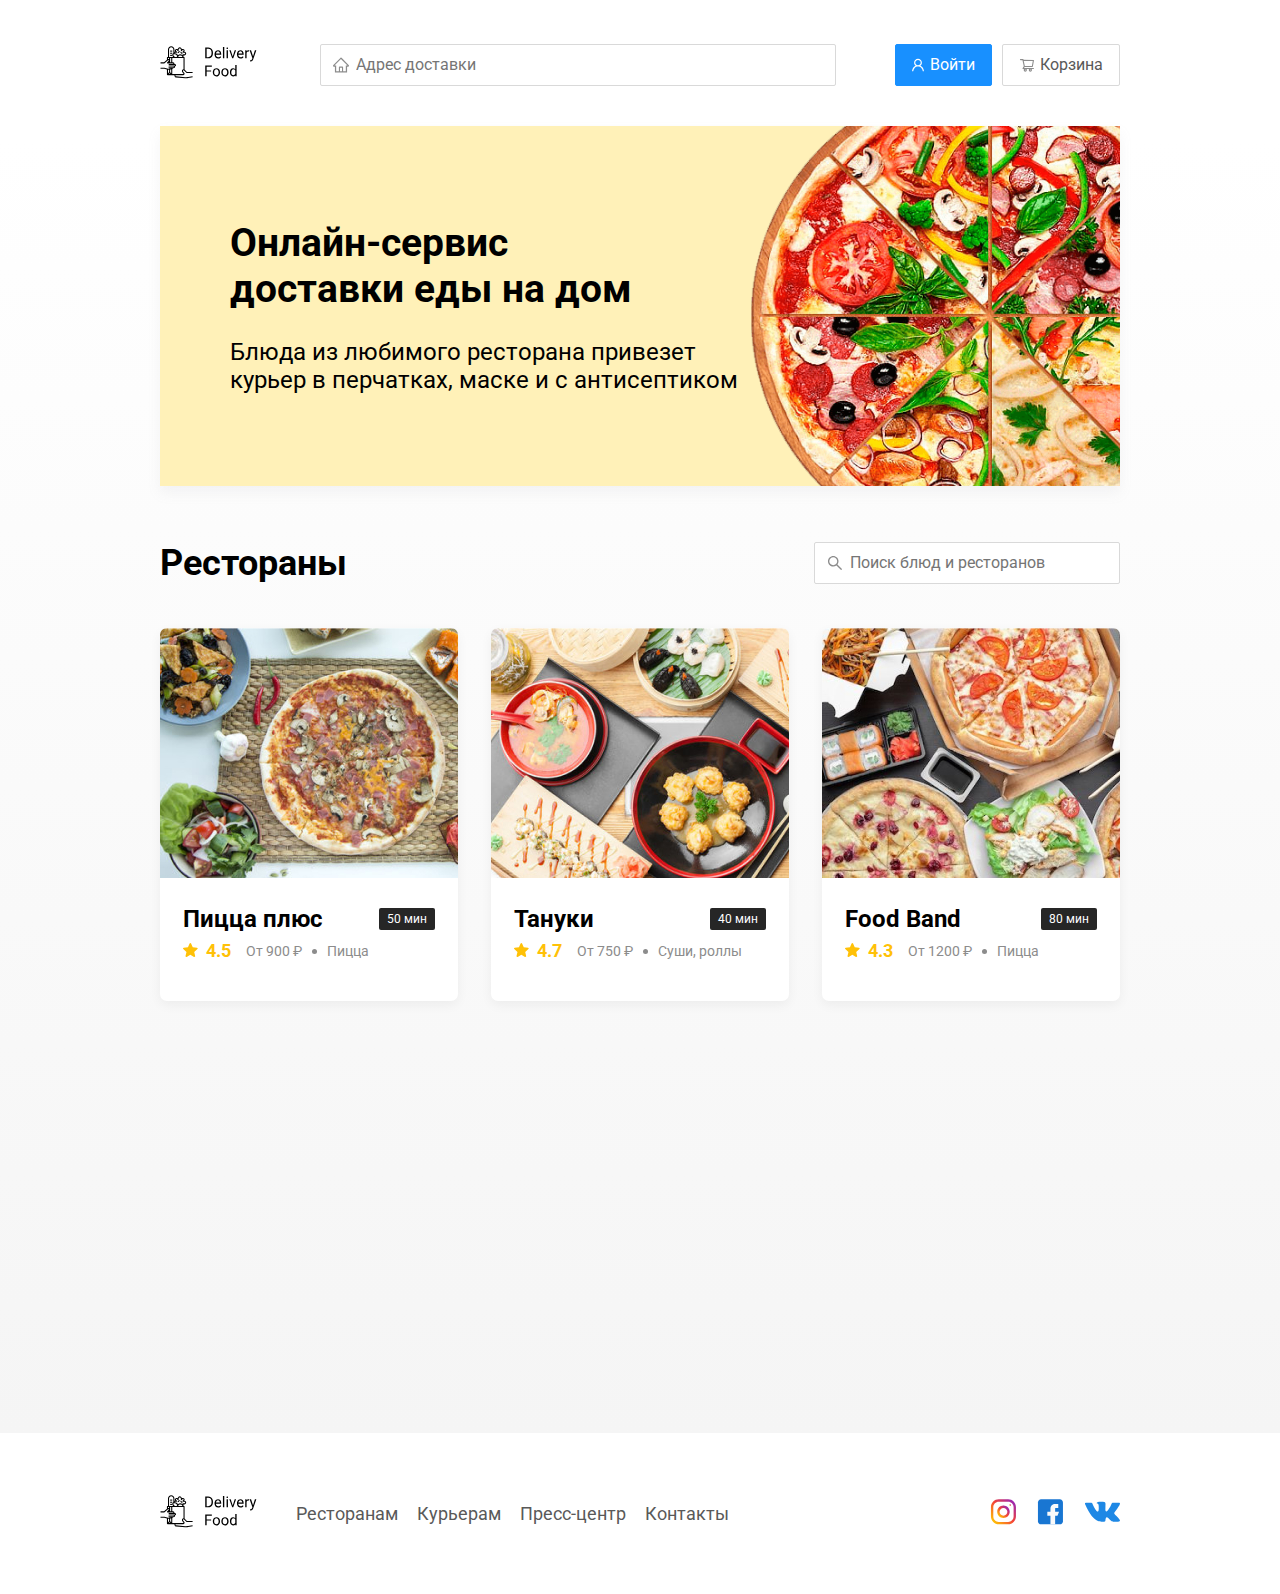
<file: index.html>
<!DOCTYPE html>
<html lang="ru">
<head>
	<meta charset="utf-8">
	<meta name="viewport" content="width=device-width, initial-scale=1.0">
	<title>Delivery Food - Доставка еды на дом</title>
	<link href="https://fonts.googleapis.com/css?family=Roboto:400,700&display=swap&subset=cyrillic" rel="stylesheet">
	<link rel="stylesheet" type="text/css" href="css/normalize.css">
	<link rel="stylesheet" type="text/css" href="css/animate.css">
	<link rel="stylesheet" type="text/css" href="css/style.css">
</head>
<body>
	<div class="container">
		
	<header class="header">
		<a href="index.html"><img src="img/logo.svg" alt="Logo" class="logo "></a>
		<input type="" name="" class="input input-adress" placeholder="Адрес доставки">
		<div class="buttons">
			<button class="button button-primary"><img src="img/user.svg" alt="user" class="button-icon"><span class="button-text">Войти</span></button>
			<button class="button" id="cart-button"><img src="img/shopping-cart.svg" alt="shopping-cart" class="button-icon"><span class="button-text">Корзина</span></button>
		</div>
	</header>
	</div>

	<main class="main">
		<div class="container">
			<section class="promo">
		<h1 class="promo-title">Онлайн-сервис <br> доставки еды на дом</h1>
		<p class="promo-text"> Блюда из любимого ресторана привезет курьер в перчатках, маске и с антисептиком</p>
	</section>

	<section class="restaurants">
		<div class="section-heading">
			<h2 class="section-title">Рестораны</h2>
			<input type="text" name="" class="input input-search" placeholder="Поиск блюд и ресторанов">
		</div>

		<div class="cards">
			
			<a href="pizzaplus.html" class="card wow fadeInUp" data-wow-delay="0.2s">
				<img src="img/image-1.jpg" alt="image-1" class="card-image">
				<div class="card-text">
					<div class="card-heading">
						<h3 class="card-title">Пицца плюс</h3>
						<span class="card-tag tag">50 мин</span>
					</div>
					<div class="card-info">
						<div class="rating"><img src="img/rating.svg" alt="rating" class="rating-stare">4.5</div>
						<div class="price">От 900 ₽</div>
						<div class="category">Пицца</div>
					</div>
				</div>
			</a>

			<a href="tanyki.html" class="card wow fadeInUp" data-wow-delay="0.4s">
				<img src="img/image-2.jpg" alt="image-1" class="card-image">
				<div class="card-text">
					<div class="card-heading">
						<h3 class="card-title">Тануки </h3>
						<span class="card-tag tag">40 мин</span>
					</div>
					<div class="card-info">
						<div class="rating"><img src="img/rating.svg" alt="rating" class="rating-stare">4.7</div>
						<div class="price">От 750 ₽</div>
						<div class="category">Суши, роллы</div>
					</div>
				</div>
			</a>

			<a href="foodband.html" class="card wow fadeInUp" data-wow-delay="0.6s">
				<img src="img/image-3.jpg" alt="image-1" class="card-image">
				<div class="card-text">
					<div class="card-heading">
						<h3 class="card-title">Food Band</h3>
						<span class="card-tag tag">80 мин</span>
					</div>
					<div class="card-info">
						<div class="rating"><img src="img/rating.svg" alt="rating" class="rating-stare">4.3</div>
						<div class="price">От 1200 ₽</div>
						<div class="category">Пицца</div>
					</div>
				</div>
			</a>

			<a href="gadinapizza.html" class="card wow fadeInUp" data-wow-delay="0.2s">
				<img src="img/image-4.jpg" alt="image-1" class="card-image">
				<div class="card-text">
					<div class="card-heading">
						<h3 class="card-title">Жадина-пицца</h3>
						<span class="card-tag tag">60 мин</span>
					</div>
					<div class="card-info">
						<div class="rating"><img src="img/rating.svg" alt="rating" class="rating-stare">4.6</div>
						<div class="price">От 1100 ₽</div>
						<div class="category">Пицца, суши</div>
					</div>
				</div>
			</a>

			<a href="tochkaedy.html" class="card wow fadeInUp" data-wow-delay="0.4s">
				<img src="img/image-5.jpg" alt="image-1" class="card-image">
				<div class="card-text">
					<div class="card-heading">
						<h3 class="card-title">Точка еды</h3>
						<span class="card-tag tag">50 мин</span>
					</div>
					<div class="card-info">
						<div class="rating"><img src="img/rating.svg" alt="rating" class="rating-stare">4.5</div>
						<div class="price">От 1100 ₽</div>
						<div class="category">Пица, суши</div>
					</div>
				</div>
			</a href="restaurant.html">

			<a href="pizzaburger.html" class="card wow fadeInUp" data-wow-delay="0.6s">
				<img src="img/image-6.jpg" alt="image-1" class="card-image">
				<div class="card-text">
					<div class="card-heading">
						<h3 class="card-title">PizzaBurger</h3>
						<span class="card-tag tag">40 мин</span>
					</div>
					<div class="card-info">
						<div class="rating"><img src="img/rating.svg" alt="rating" class="rating-stare">4.3</div>
						<div class="price">От 850 ₽</div>
						<div class="category">Пицца</div>
					</div>
				</div>
			</a>

		</div>
		
	</section>
			
		</div>
		
	</main>

	<footer class="footer">
		<div class="container">
			<div class="footer-block">
				<a href="index.html"><img src="img/logo.svg" alt="Logo" class="logo footer-logo"></a>
				<nav class="footer-nav">
					<a href="#" class="footer-link">Ресторанам </a>
					<a href="#" class="footer-link">Курьерам</a>
					<a href="#" class="footer-link">Пресс-центр</a>
					<a href="#" class="footer-link">Контакты</a>
				</nav>
				<div class="social-links">
					<a href="#" class="social-link"><img src="img/instagram.svg" alt="instagram"> </a>
					<a href="#" class="social-link"><img src="img/facebook.svg" alt="facebook"> </a>
					<a href="#" class="social-link"><img src="img/vk.svg" alt="vk"> </a>
				</div>
				
			</div>
			
		</div>
		
	</footer>

	<div class="modal">
		<div class="modal-dialog">
			<div class="modal-header">
				<h3 class="modal-title">Корзина</h3>
				<button class="close">&times;</button>
			</div>

			<div class="modal-body">
				<div class="food-row">
					<span class="food-name">Ролл угорь стандарт</span>
					<strong class="food-price">250 ₽</strong>
					<div class="food-counter">
						<button class="counter-button">-</button>
						<span class="counter">1</span>
						<button class="counter-button">+</button>
					</div>
				</div>

				<div class="food-row">
					<span class="food-name">Ролл угорь стандарт</span>
					<strong class="food-price">250 ₽</strong>
					<div class="food-counter">
						<button class="counter-button">-</button>
						<span class="counter">1</span>
						<button class="counter-button">+</button>
					</div>
				</div>

				<div class="food-row">
					<span class="food-name">Ролл угорь стандарт</span>
					<strong class="food-price">250 ₽</strong>
					<div class="food-counter">
						<button class="counter-button">-</button>
						<span class="counter">1</span>
						<button class="counter-button">+</button>
					</div>
				</div>

				<div class="food-row">
					<span class="food-name">Ролл угорь стандарт</span>
					<strong class="food-price">250 ₽</strong>
					<div class="food-counter">
						<button class="counter-button">-</button>
						<span class="counter">1</span>
						<button class="counter-button">+</button>
					</div>
				</div>

				<div class="food-row">
					<span class="food-name">Ролл угорь стандарт</span>
					<strong class="food-price">250 ₽</strong>
					<div class="food-counter">
						<button class="counter-button">-</button>
						<span class="counter">1</span>
						<button class="counter-button">+</button>
					</div>
				</div>
			</div>

			<div class="modal-footer">
				<span class="pricetag">1250 ₽</span>
				<div class="footer-buttons">
					<button class="button button-primary"> Оформить заказ</button>
					<button class="button"> Отмена</button>
				</div>
			</div>
			
		</div>
		
	</div>

	<script type="text/javascript" src="js/wow.min.js"></script>
	<script type="text/javascript" src="js/main.js"></script>

</body>
</html>
</file>
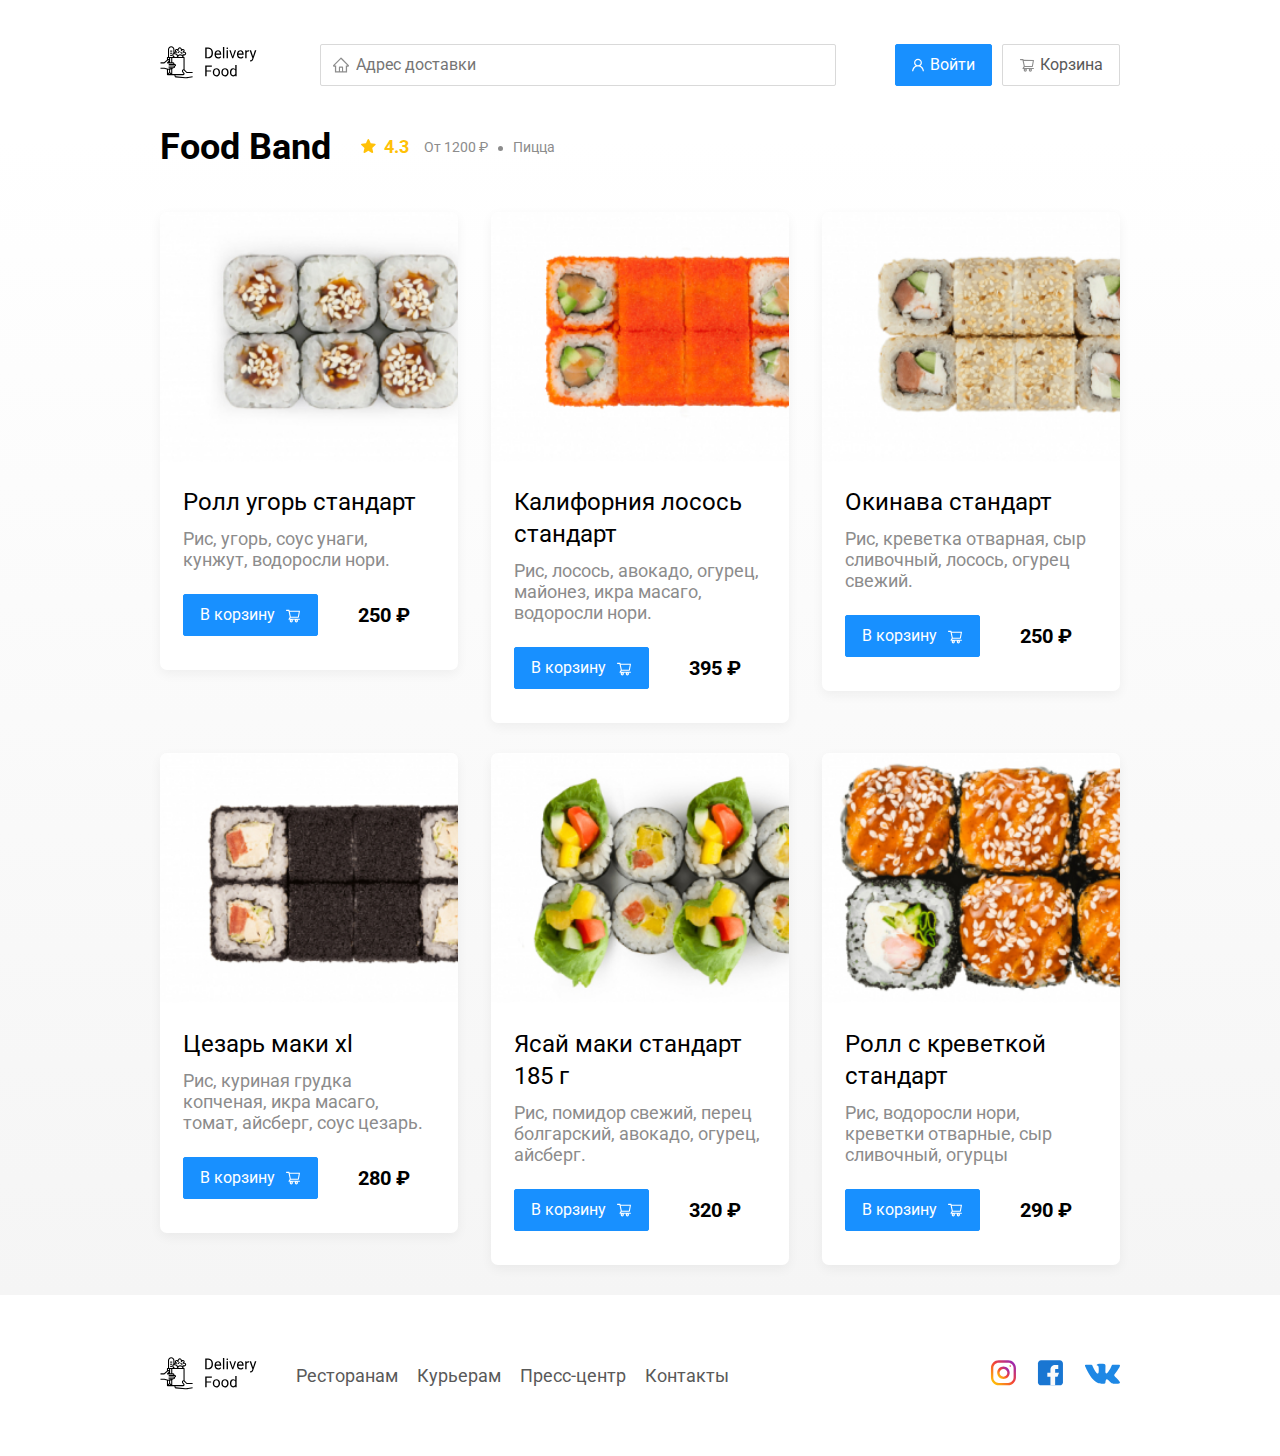
<file: foodband.html>
<!DOCTYPE html>
<html lang="ru">
<head>
	<meta charset="utf-8">
	<meta name="viewport" content="width=device-width, initial-scale=1.0">
	<title>Food Band - Доставка еды на дом</title>
	<link href="https://fonts.googleapis.com/css?family=Roboto:400,700&display=swap&subset=cyrillic" rel="stylesheet">
	<link rel="stylesheet" type="text/css" href="css/normalize.css">
	<link rel="stylesheet" type="text/css" href="css/style.css">
</head>
<body>
	<div class="container">
		
	<header class="header">
		<a href="index.html"><img src="img/logo.svg" alt="Logo" class="logo"></a>
		<input type="" name="" class="input input-adress" placeholder="Адрес доставки">
		<div class="buttons">
			<button class="button button-primary"><img src="img/user.svg" alt="user" class="button-icon"><span class="button-text">Войти</span></button>
			<button class="button" id="cart-button"><img src="img/shopping-cart.svg" alt="shopping-cart" class="button-icon"><span class="button-text">Корзина</span></button>
		</div>
	</header>
	</div>

	<main class="main">
		<div class="container">
			

	<section class="restaurants">
		<div class="section-heading">
			<h2 class="section-title">Food Band</h2>
			<div class="card-info">
						<div class="rating"><img src="img/rating.svg" alt="rating" class="rating-stare">4.3</div>
						<div class="price">От 1200 ₽</div>
						<div class="category">Пицца</div>
					</div>
		</div>

		<div class="cards">
			
			<div class="card">
				<img src="img/tanyki/tanyki-1.jpg" alt="image-1" class="card-image">
				<div class="card-text">
					<div class="card-heading">
						<h3 class="card-title card-title-reg">Ролл угорь стандарт</h3>
					</div>
					<div class="card-info">
						<div class="ingredients">Рис, угорь, соус унаги, кунжут, водоросли нори.</div>
					</div>
					<div class="card-buttons">
						<button class="button button-primary"><span class="button-card-text">В корзину</span>
						<img src="img/shopping-cart2.svg" alt="shopping-cart" class="button-card-images">
						</button>
						<strong class="card-price-bold">250 ₽</strong> 
					</div>
				</div>
			</div>

			<div class="card">
				<img src="img/tanyki/tanyki-2.jpg" alt="image-1" class="card-image">
				<div class="card-text">
					<div class="card-heading">
						<h3 class="card-title card-title-reg">Калифорния лосось стандарт</h3>
					</div>
					<div class="card-info">
						<div class="ingredients">Рис, лосось, авокадо, огурец, майонез, икра масаго, водоросли нори.</div>
					</div>
					<div class="card-buttons">
						<button class="button button-primary"><span class="button-card-text">В корзину</span>
						<img src="img/shopping-cart2.svg" alt="shopping-cart" class="button-card-images">
						</button>
						<strong class="card-price-bold">395 ₽</strong> 
					</div>
				</div>
			</div>

			<div class="card">
				<img src="img/tanyki/tanyki-3.jpg" alt="image-1" class="card-image">
				<div class="card-text">
					<div class="card-heading">
						<h3 class="card-title card-title-reg">Окинава стандарт</h3>
					</div>
					<div class="card-info">
						<div class="ingredients"> Рис, креветка отварная, сыр сливочный, лосось, огурец свежий.</div>
					</div>
					<div class="card-buttons">
						<button class="button button-primary"><span class="button-card-text">В корзину</span>
						<img src="img/shopping-cart2.svg" alt="shopping-cart" class="button-card-images">
						</button>
						<strong class="card-price-bold">250 ₽</strong> 
					</div>
				</div>
			</div>

			<div class="card">
				<img src="img/tanyki/tanyki-4.jpg" alt="image-1" class="card-image">
				<div class="card-text">
					<div class="card-heading">
						<h3 class="card-title card-title-reg">Цезарь маки хl</h3>
					</div>
					<div class="card-info">
						<div class="ingredients">Рис, куриная грудка копченая, икра масаго, томат, айсберг, соус цезарь.</div>
					</div>
					<div class="card-buttons">
						<button class="button button-primary"><span class="button-card-text">В корзину</span>
						<img src="img/shopping-cart2.svg" alt="shopping-cart" class="button-card-images">
						</button>
						<strong class="card-price-bold">280 ₽</strong> 
					</div>
				</div>
			</div>

			<div class="card">
				<img src="img/tanyki/tanyki-5.jpg" alt="image-1" class="card-image">
				<div class="card-text">
					<div class="card-heading">
						<h3 class="card-title card-title-reg">Ясай маки стандарт 185 г</h3>
					</div>
					<div class="card-info">
						<div class="ingredients">Рис, помидор свежий, перец болгарский, авокадо, огурец, айсберг.</div>
					</div>
					<div class="card-buttons">
						<button class="button button-primary"><span class="button-card-text">В корзину</span>
						<img src="img/shopping-cart2.svg" alt="shopping-cart" class="button-card-images">
						</button>
						<strong class="card-price-bold">320 ₽</strong> 
					</div>
				</div>
			</div>

			<div class="card">
				<img src="img/tanyki/tanyki-6.jpg" alt="image-1" class="card-image">
				<div class="card-text">
					<div class="card-heading">
						<h3 class="card-title card-title-reg">Ролл с креветкой стандарт</h3>
					</div>
					<div class="card-info">
						<div class="ingredients">Рис, водоросли нори, креветки отварные, сыр сливочный, огурцы</div>
					</div>
					<div class="card-buttons">
						<button class="button button-primary"><span class="button-card-text">В корзину</span>
						<img src="img/shopping-cart2.svg" alt="shopping-cart" class="button-card-images">
						</button>
						<strong class="card-price-bold">290 ₽</strong> 
					</div>
				</div>
			</div>

		</div>
		
	</section>
			
		</div>
		
	</main>

	<footer class="footer">
		<div class="container">
			<div class="footer-block">
				<a href="index.html"><img src="img/logo.svg" alt="Logo" class="logo footer-logo"></a>
				<nav class="footer-nav">
					<a href="#" class="footer-link">Ресторанам </a>
					<a href="#" class="footer-link">Курьерам</a>
					<a href="#" class="footer-link">Пресс-центр</a>
					<a href="#" class="footer-link">Контакты</a>
				</nav>
				<div class="social-links">
					<a href="#" class="social-link"><img src="img/instagram.svg" alt="instagram"> </a>
					<a href="#" class="social-link"><img src="img/facebook.svg" alt="facebook"> </a>
					<a href="#" class="social-link"><img src="img/vk.svg" alt="vk"> </a>
				</div>
				
			</div>
			
		</div>
		
	</footer>

	<div class="modal">
		<div class="modal-dialog">
			<div class="modal-header">
				<h3 class="modal-title">Корзина</h3>
				<button class="close">&times;</button>
			</div>

			<div class="modal-body">
				<div class="food-row">
					<span class="food-name">Ролл угорь стандарт</span>
					<strong class="food-price">250 ₽</strong>
					<div class="food-counter">
						<button class="counter-button">-</button>
						<span class="counter">1</span>
						<button class="counter-button">+</button>
					</div>
				</div>

				<div class="food-row">
					<span class="food-name">Ролл угорь стандарт</span>
					<strong class="food-price">250 ₽</strong>
					<div class="food-counter">
						<button class="counter-button">-</button>
						<span class="counter">1</span>
						<button class="counter-button">+</button>
					</div>
				</div>

				<div class="food-row">
					<span class="food-name">Ролл угорь стандарт</span>
					<strong class="food-price">250 ₽</strong>
					<div class="food-counter">
						<button class="counter-button">-</button>
						<span class="counter">1</span>
						<button class="counter-button">+</button>
					</div>
				</div>

				<div class="food-row">
					<span class="food-name">Ролл угорь стандарт</span>
					<strong class="food-price">250 ₽</strong>
					<div class="food-counter">
						<button class="counter-button">-</button>
						<span class="counter">1</span>
						<button class="counter-button">+</button>
					</div>
				</div>

				<div class="food-row">
					<span class="food-name">Ролл угорь стандарт</span>
					<strong class="food-price">250 ₽</strong>
					<div class="food-counter">
						<button class="counter-button">-</button>
						<span class="counter">1</span>
						<button class="counter-button">+</button>
					</div>
				</div>
			</div>

			<div class="modal-footer">
				<span class="pricetag">1250 ₽</span>
				<div class="footer-buttons">
					<button class="button button-primary"> Оформить заказ</button>
					<button class="button"> Отмена</button>
				</div>
			</div>
			
		</div>
		
	</div>

	<script type="text/javascript" src="js/main.js"></script>

</body>
</html>
</file>
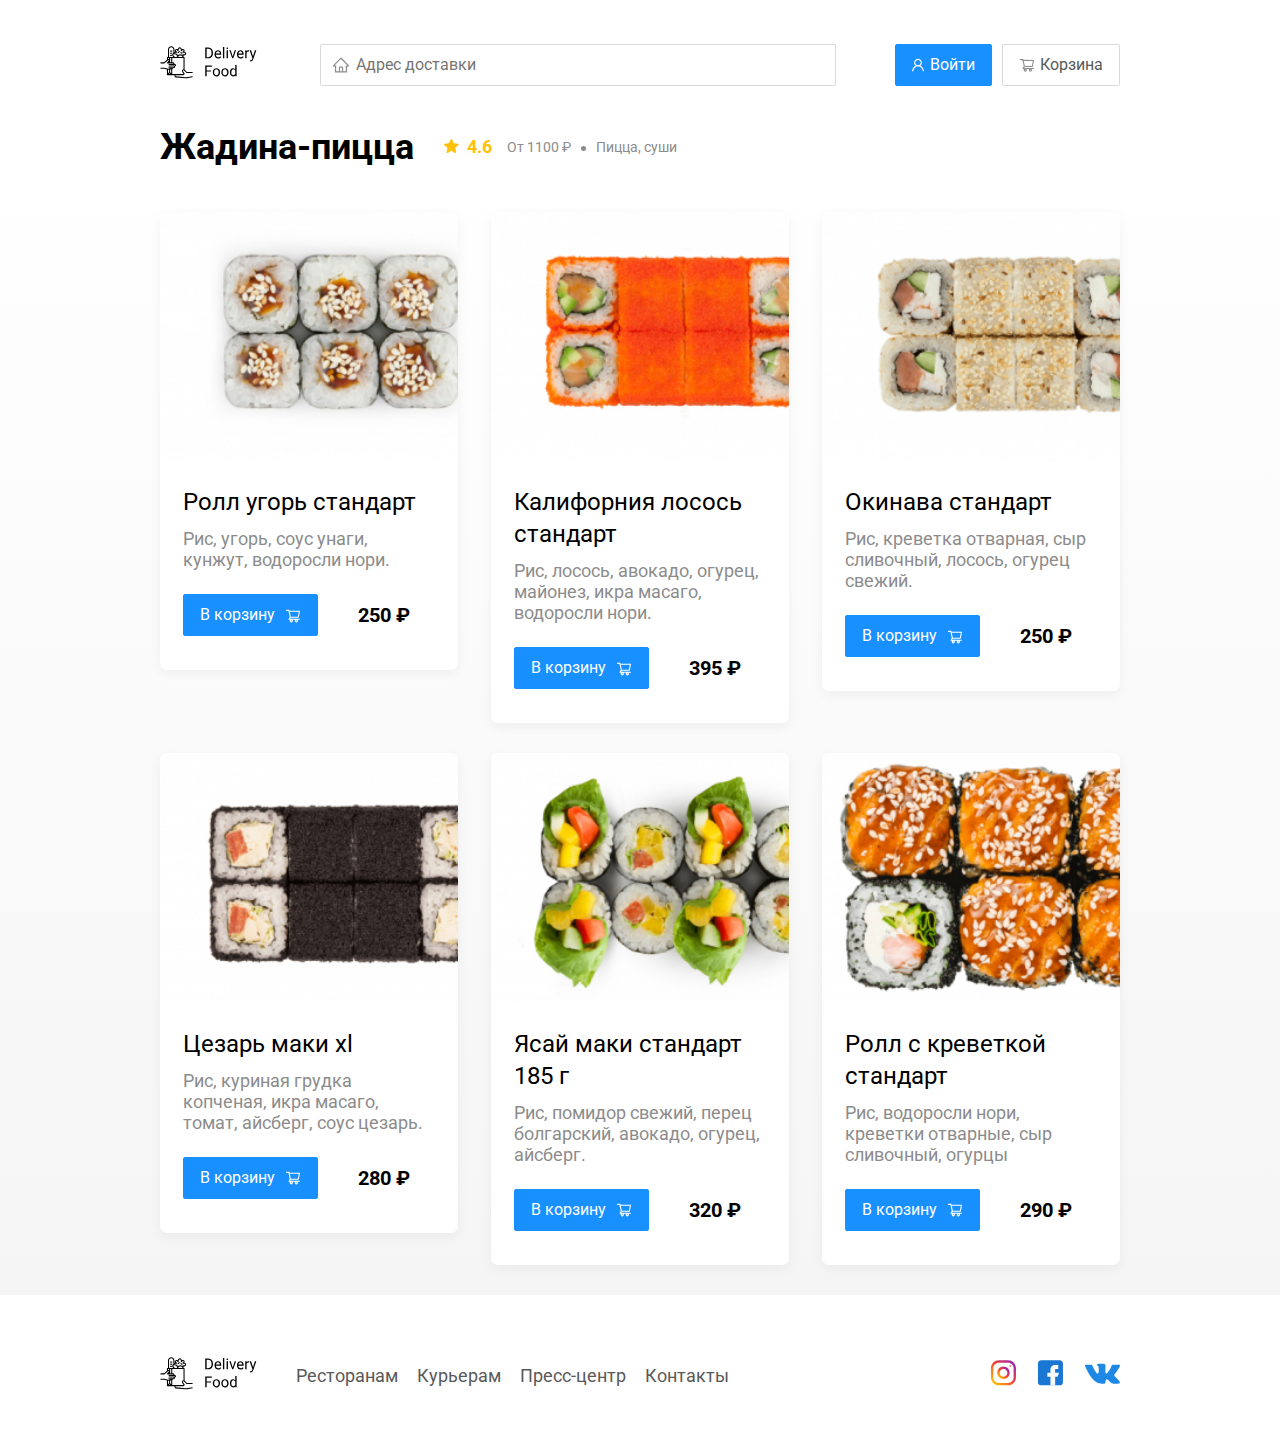
<file: gadinapizza.html>
<!DOCTYPE html>
<html lang="ru">
<head>
	<meta charset="utf-8">
	<meta name="viewport" content="width=device-width, initial-scale=1.0">
	<title>Жадина-пицца - Доставка еды на дом</title>
	<link href="https://fonts.googleapis.com/css?family=Roboto:400,700&display=swap&subset=cyrillic" rel="stylesheet">
	<link rel="stylesheet" type="text/css" href="css/normalize.css">
	<link rel="stylesheet" type="text/css" href="css/style.css">
</head>
<body>
	<div class="container">
		
	<header class="header">
		<a href="index.html"><img src="img/logo.svg" alt="Logo" class="logo"></a>
		<input type="" name="" class="input input-adress" placeholder="Адрес доставки">
		<div class="buttons">
			<button class="button button-primary"><img src="img/user.svg" alt="user" class="button-icon"><span class="button-text">Войти</span></button>
			<button class="button" id="cart-button"><img src="img/shopping-cart.svg" alt="shopping-cart" class="button-icon"><span class="button-text">Корзина</span></button>
		</div>
	</header>
	</div>

	<main class="main">
		<div class="container">
			

	<section class="restaurants">
		<div class="section-heading">
			<h2 class="section-title">Жадина-пицца</h2>
			<div class="card-info">
						<div class="rating"><img src="img/rating.svg" alt="rating" class="rating-stare">4.6</div>
						<div class="price">От 1100 ₽</div>
						<div class="category">Пицца, суши</div>
					</div>
		</div>

		<div class="cards">
			
			<div class="card">
				<img src="img/tanyki/tanyki-1.jpg" alt="image-1" class="card-image">
				<div class="card-text">
					<div class="card-heading">
						<h3 class="card-title card-title-reg">Ролл угорь стандарт</h3>
					</div>
					<div class="card-info">
						<div class="ingredients">Рис, угорь, соус унаги, кунжут, водоросли нори.</div>
					</div>
					<div class="card-buttons">
						<button class="button button-primary"><span class="button-card-text">В корзину</span>
						<img src="img/shopping-cart2.svg" alt="shopping-cart" class="button-card-images">
						</button>
						<strong class="card-price-bold">250 ₽</strong> 
					</div>
				</div>
			</div>

			<div class="card">
				<img src="img/tanyki/tanyki-2.jpg" alt="image-1" class="card-image">
				<div class="card-text">
					<div class="card-heading">
						<h3 class="card-title card-title-reg">Калифорния лосось стандарт</h3>
					</div>
					<div class="card-info">
						<div class="ingredients">Рис, лосось, авокадо, огурец, майонез, икра масаго, водоросли нори.</div>
					</div>
					<div class="card-buttons">
						<button class="button button-primary"><span class="button-card-text">В корзину</span>
						<img src="img/shopping-cart2.svg" alt="shopping-cart" class="button-card-images">
						</button>
						<strong class="card-price-bold">395 ₽</strong> 
					</div>
				</div>
			</div>

			<div class="card">
				<img src="img/tanyki/tanyki-3.jpg" alt="image-1" class="card-image">
				<div class="card-text">
					<div class="card-heading">
						<h3 class="card-title card-title-reg">Окинава стандарт</h3>
					</div>
					<div class="card-info">
						<div class="ingredients"> Рис, креветка отварная, сыр сливочный, лосось, огурец свежий.</div>
					</div>
					<div class="card-buttons">
						<button class="button button-primary"><span class="button-card-text">В корзину</span>
						<img src="img/shopping-cart2.svg" alt="shopping-cart" class="button-card-images">
						</button>
						<strong class="card-price-bold">250 ₽</strong> 
					</div>
				</div>
			</div>

			<div class="card">
				<img src="img/tanyki/tanyki-4.jpg" alt="image-1" class="card-image">
				<div class="card-text">
					<div class="card-heading">
						<h3 class="card-title card-title-reg">Цезарь маки хl</h3>
					</div>
					<div class="card-info">
						<div class="ingredients">Рис, куриная грудка копченая, икра масаго, томат, айсберг, соус цезарь.</div>
					</div>
					<div class="card-buttons">
						<button class="button button-primary"><span class="button-card-text">В корзину</span>
						<img src="img/shopping-cart2.svg" alt="shopping-cart" class="button-card-images">
						</button>
						<strong class="card-price-bold">280 ₽</strong> 
					</div>
				</div>
			</div>

			<div class="card">
				<img src="img/tanyki/tanyki-5.jpg" alt="image-1" class="card-image">
				<div class="card-text">
					<div class="card-heading">
						<h3 class="card-title card-title-reg">Ясай маки стандарт 185 г</h3>
					</div>
					<div class="card-info">
						<div class="ingredients">Рис, помидор свежий, перец болгарский, авокадо, огурец, айсберг.</div>
					</div>
					<div class="card-buttons">
						<button class="button button-primary"><span class="button-card-text">В корзину</span>
						<img src="img/shopping-cart2.svg" alt="shopping-cart" class="button-card-images">
						</button>
						<strong class="card-price-bold">320 ₽</strong> 
					</div>
				</div>
			</div>

			<div class="card">
				<img src="img/tanyki/tanyki-6.jpg" alt="image-1" class="card-image">
				<div class="card-text">
					<div class="card-heading">
						<h3 class="card-title card-title-reg">Ролл с креветкой стандарт</h3>
					</div>
					<div class="card-info">
						<div class="ingredients">Рис, водоросли нори, креветки отварные, сыр сливочный, огурцы</div>
					</div>
					<div class="card-buttons">
						<button class="button button-primary"><span class="button-card-text">В корзину</span>
						<img src="img/shopping-cart2.svg" alt="shopping-cart" class="button-card-images">
						</button>
						<strong class="card-price-bold">290 ₽</strong> 
					</div>
				</div>
			</div>

		</div>
		
	</section>
			
		</div>
		
	</main>

	<footer class="footer">
		<div class="container">
			<div class="footer-block">
				<a href="index.html"><img src="img/logo.svg" alt="Logo" class="logo footer-logo"></a>
				<nav class="footer-nav">
					<a href="#" class="footer-link">Ресторанам </a>
					<a href="#" class="footer-link">Курьерам</a>
					<a href="#" class="footer-link">Пресс-центр</a>
					<a href="#" class="footer-link">Контакты</a>
				</nav>
				<div class="social-links">
					<a href="#" class="social-link"><img src="img/instagram.svg" alt="instagram"> </a>
					<a href="#" class="social-link"><img src="img/facebook.svg" alt="facebook"> </a>
					<a href="#" class="social-link"><img src="img/vk.svg" alt="vk"> </a>
				</div>
				
			</div>
			
		</div>
		
	</footer>

	<div class="modal">
		<div class="modal-dialog">
			<div class="modal-header">
				<h3 class="modal-title">Корзина</h3>
				<button class="close">&times;</button>
			</div>

			<div class="modal-body">
				<div class="food-row">
					<span class="food-name">Ролл угорь стандарт</span>
					<strong class="food-price">250 ₽</strong>
					<div class="food-counter">
						<button class="counter-button">-</button>
						<span class="counter">1</span>
						<button class="counter-button">+</button>
					</div>
				</div>

				<div class="food-row">
					<span class="food-name">Ролл угорь стандарт</span>
					<strong class="food-price">250 ₽</strong>
					<div class="food-counter">
						<button class="counter-button">-</button>
						<span class="counter">1</span>
						<button class="counter-button">+</button>
					</div>
				</div>

				<div class="food-row">
					<span class="food-name">Ролл угорь стандарт</span>
					<strong class="food-price">250 ₽</strong>
					<div class="food-counter">
						<button class="counter-button">-</button>
						<span class="counter">1</span>
						<button class="counter-button">+</button>
					</div>
				</div>

				<div class="food-row">
					<span class="food-name">Ролл угорь стандарт</span>
					<strong class="food-price">250 ₽</strong>
					<div class="food-counter">
						<button class="counter-button">-</button>
						<span class="counter">1</span>
						<button class="counter-button">+</button>
					</div>
				</div>

				<div class="food-row">
					<span class="food-name">Ролл угорь стандарт</span>
					<strong class="food-price">250 ₽</strong>
					<div class="food-counter">
						<button class="counter-button">-</button>
						<span class="counter">1</span>
						<button class="counter-button">+</button>
					</div>
				</div>
			</div>

			<div class="modal-footer">
				<span class="pricetag">1250 ₽</span>
				<div class="footer-buttons">
					<button class="button button-primary"> Оформить заказ</button>
					<button class="button"> Отмена</button>
				</div>
			</div>
			
		</div>
		
	</div>

	<script type="text/javascript" src="js/main.js"></script>

</body>
</html>
</file>
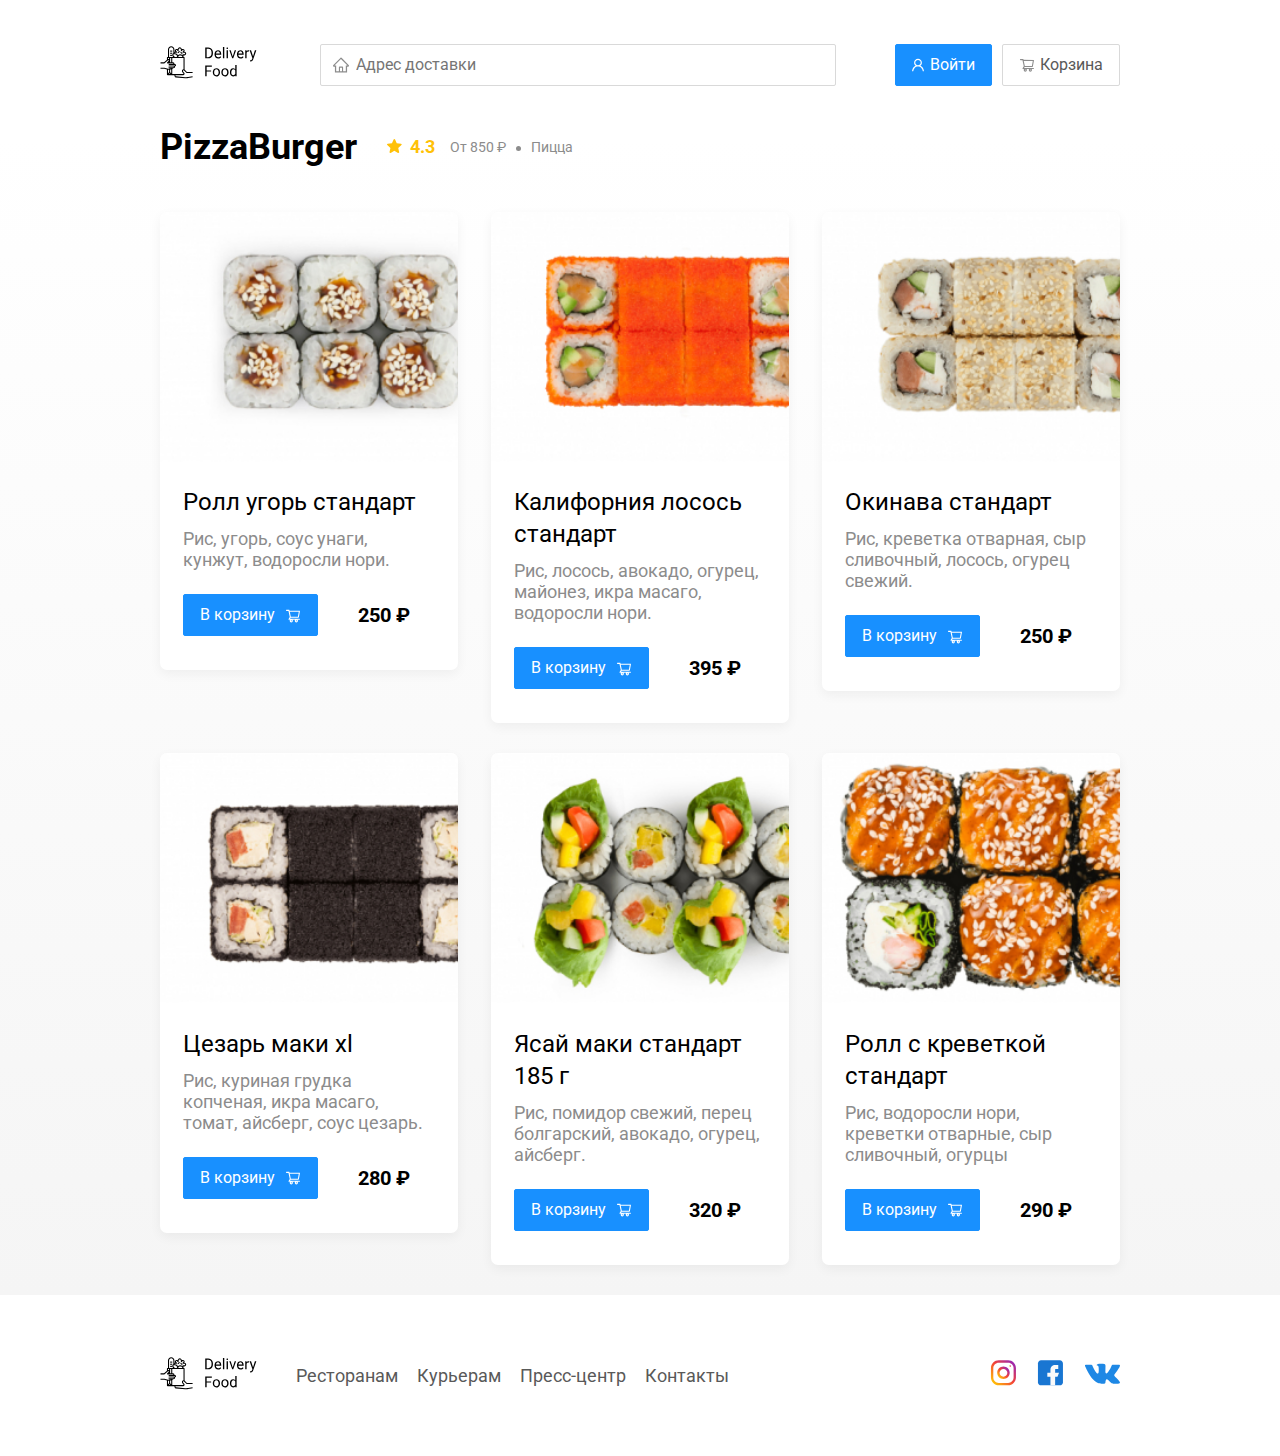
<file: pizzaburger.html>
<!DOCTYPE html>
<html lang="ru">
<head>
	<meta charset="utf-8">
	<meta name="viewport" content="width=device-width, initial-scale=1.0">
	<title>PizzaBurger - Доставка еды на дом</title>
	<link href="https://fonts.googleapis.com/css?family=Roboto:400,700&display=swap&subset=cyrillic" rel="stylesheet">
	<link rel="stylesheet" type="text/css" href="css/normalize.css">
	<link rel="stylesheet" type="text/css" href="css/style.css">
</head>
<body>
	<div class="container">
		
	<header class="header">
		<a href="index.html"><img src="img/logo.svg" alt="Logo" class="logo"></a>
		<input type="" name="" class="input input-adress" placeholder="Адрес доставки">
		<div class="buttons">
			<button class="button button-primary"><img src="img/user.svg" alt="user" class="button-icon"><span class="button-text">Войти</span></button>
			<button class="button" id="cart-button"><img src="img/shopping-cart.svg" alt="shopping-cart" class="button-icon"><span class="button-text">Корзина</span></button>
		</div>
	</header>
	</div>

	<main class="main">
		<div class="container">
			

	<section class="restaurants">
		<div class="section-heading">
			<h2 class="section-title">PizzaBurger</h2>
			<div class="card-info">
						<div class="rating"><img src="img/rating.svg" alt="rating" class="rating-stare">4.3</div>
						<div class="price">От 850 ₽</div>
						<div class="category">Пицца</div>
					</div>
		</div>

		<div class="cards">
			
			<div class="card">
				<img src="img/tanyki/tanyki-1.jpg" alt="image-1" class="card-image">
				<div class="card-text">
					<div class="card-heading">
						<h3 class="card-title card-title-reg">Ролл угорь стандарт</h3>
					</div>
					<div class="card-info">
						<div class="ingredients">Рис, угорь, соус унаги, кунжут, водоросли нори.</div>
					</div>
					<div class="card-buttons">
						<button class="button button-primary"><span class="button-card-text">В корзину</span>
						<img src="img/shopping-cart2.svg" alt="shopping-cart" class="button-card-images">
						</button>
						<strong class="card-price-bold">250 ₽</strong> 
					</div>
				</div>
			</div>

			<div class="card">
				<img src="img/tanyki/tanyki-2.jpg" alt="image-1" class="card-image">
				<div class="card-text">
					<div class="card-heading">
						<h3 class="card-title card-title-reg">Калифорния лосось стандарт</h3>
					</div>
					<div class="card-info">
						<div class="ingredients">Рис, лосось, авокадо, огурец, майонез, икра масаго, водоросли нори.</div>
					</div>
					<div class="card-buttons">
						<button class="button button-primary"><span class="button-card-text">В корзину</span>
						<img src="img/shopping-cart2.svg" alt="shopping-cart" class="button-card-images">
						</button>
						<strong class="card-price-bold">395 ₽</strong> 
					</div>
				</div>
			</div>

			<div class="card">
				<img src="img/tanyki/tanyki-3.jpg" alt="image-1" class="card-image">
				<div class="card-text">
					<div class="card-heading">
						<h3 class="card-title card-title-reg">Окинава стандарт</h3>
					</div>
					<div class="card-info">
						<div class="ingredients"> Рис, креветка отварная, сыр сливочный, лосось, огурец свежий.</div>
					</div>
					<div class="card-buttons">
						<button class="button button-primary"><span class="button-card-text">В корзину</span>
						<img src="img/shopping-cart2.svg" alt="shopping-cart" class="button-card-images">
						</button>
						<strong class="card-price-bold">250 ₽</strong> 
					</div>
				</div>
			</div>

			<div class="card">
				<img src="img/tanyki/tanyki-4.jpg" alt="image-1" class="card-image">
				<div class="card-text">
					<div class="card-heading">
						<h3 class="card-title card-title-reg">Цезарь маки хl</h3>
					</div>
					<div class="card-info">
						<div class="ingredients">Рис, куриная грудка копченая, икра масаго, томат, айсберг, соус цезарь.</div>
					</div>
					<div class="card-buttons">
						<button class="button button-primary"><span class="button-card-text">В корзину</span>
						<img src="img/shopping-cart2.svg" alt="shopping-cart" class="button-card-images">
						</button>
						<strong class="card-price-bold">280 ₽</strong> 
					</div>
				</div>
			</div>

			<div class="card">
				<img src="img/tanyki/tanyki-5.jpg" alt="image-1" class="card-image">
				<div class="card-text">
					<div class="card-heading">
						<h3 class="card-title card-title-reg">Ясай маки стандарт 185 г</h3>
					</div>
					<div class="card-info">
						<div class="ingredients">Рис, помидор свежий, перец болгарский, авокадо, огурец, айсберг.</div>
					</div>
					<div class="card-buttons">
						<button class="button button-primary"><span class="button-card-text">В корзину</span>
						<img src="img/shopping-cart2.svg" alt="shopping-cart" class="button-card-images">
						</button>
						<strong class="card-price-bold">320 ₽</strong> 
					</div>
				</div>
			</div>

			<div class="card">
				<img src="img/tanyki/tanyki-6.jpg" alt="image-1" class="card-image">
				<div class="card-text">
					<div class="card-heading">
						<h3 class="card-title card-title-reg">Ролл с креветкой стандарт</h3>
					</div>
					<div class="card-info">
						<div class="ingredients">Рис, водоросли нори, креветки отварные, сыр сливочный, огурцы</div>
					</div>
					<div class="card-buttons">
						<button class="button button-primary"><span class="button-card-text">В корзину</span>
						<img src="img/shopping-cart2.svg" alt="shopping-cart" class="button-card-images">
						</button>
						<strong class="card-price-bold">290 ₽</strong> 
					</div>
				</div>
			</div>

		</div>
		
	</section>
			
		</div>
		
	</main>

	<footer class="footer">
		<div class="container">
			<div class="footer-block">
				<a href="index.html"><img src="img/logo.svg" alt="Logo" class="logo footer-logo"></a>
				<nav class="footer-nav">
					<a href="#" class="footer-link">Ресторанам </a>
					<a href="#" class="footer-link">Курьерам</a>
					<a href="#" class="footer-link">Пресс-центр</a>
					<a href="#" class="footer-link">Контакты</a>
				</nav>
				<div class="social-links">
					<a href="#" class="social-link"><img src="img/instagram.svg" alt="instagram"> </a>
					<a href="#" class="social-link"><img src="img/facebook.svg" alt="facebook"> </a>
					<a href="#" class="social-link"><img src="img/vk.svg" alt="vk"> </a>
				</div>
				
			</div>
			
		</div>
		
	</footer>

	<div class="modal">
		<div class="modal-dialog">
			<div class="modal-header">
				<h3 class="modal-title">Корзина</h3>
				<button class="close">&times;</button>
			</div>

			<div class="modal-body">
				<div class="food-row">
					<span class="food-name">Ролл угорь стандарт</span>
					<strong class="food-price">250 ₽</strong>
					<div class="food-counter">
						<button class="counter-button">-</button>
						<span class="counter">1</span>
						<button class="counter-button">+</button>
					</div>
				</div>

				<div class="food-row">
					<span class="food-name">Ролл угорь стандарт</span>
					<strong class="food-price">250 ₽</strong>
					<div class="food-counter">
						<button class="counter-button">-</button>
						<span class="counter">1</span>
						<button class="counter-button">+</button>
					</div>
				</div>

				<div class="food-row">
					<span class="food-name">Ролл угорь стандарт</span>
					<strong class="food-price">250 ₽</strong>
					<div class="food-counter">
						<button class="counter-button">-</button>
						<span class="counter">1</span>
						<button class="counter-button">+</button>
					</div>
				</div>

				<div class="food-row">
					<span class="food-name">Ролл угорь стандарт</span>
					<strong class="food-price">250 ₽</strong>
					<div class="food-counter">
						<button class="counter-button">-</button>
						<span class="counter">1</span>
						<button class="counter-button">+</button>
					</div>
				</div>

				<div class="food-row">
					<span class="food-name">Ролл угорь стандарт</span>
					<strong class="food-price">250 ₽</strong>
					<div class="food-counter">
						<button class="counter-button">-</button>
						<span class="counter">1</span>
						<button class="counter-button">+</button>
					</div>
				</div>
			</div>

			<div class="modal-footer">
				<span class="pricetag">1250 ₽</span>
				<div class="footer-buttons">
					<button class="button button-primary"> Оформить заказ</button>
					<button class="button"> Отмена</button>
				</div>
			</div>
			
		</div>
		
	</div>

	<script type="text/javascript" src="js/main.js"></script>

</body>
</html>
</file>
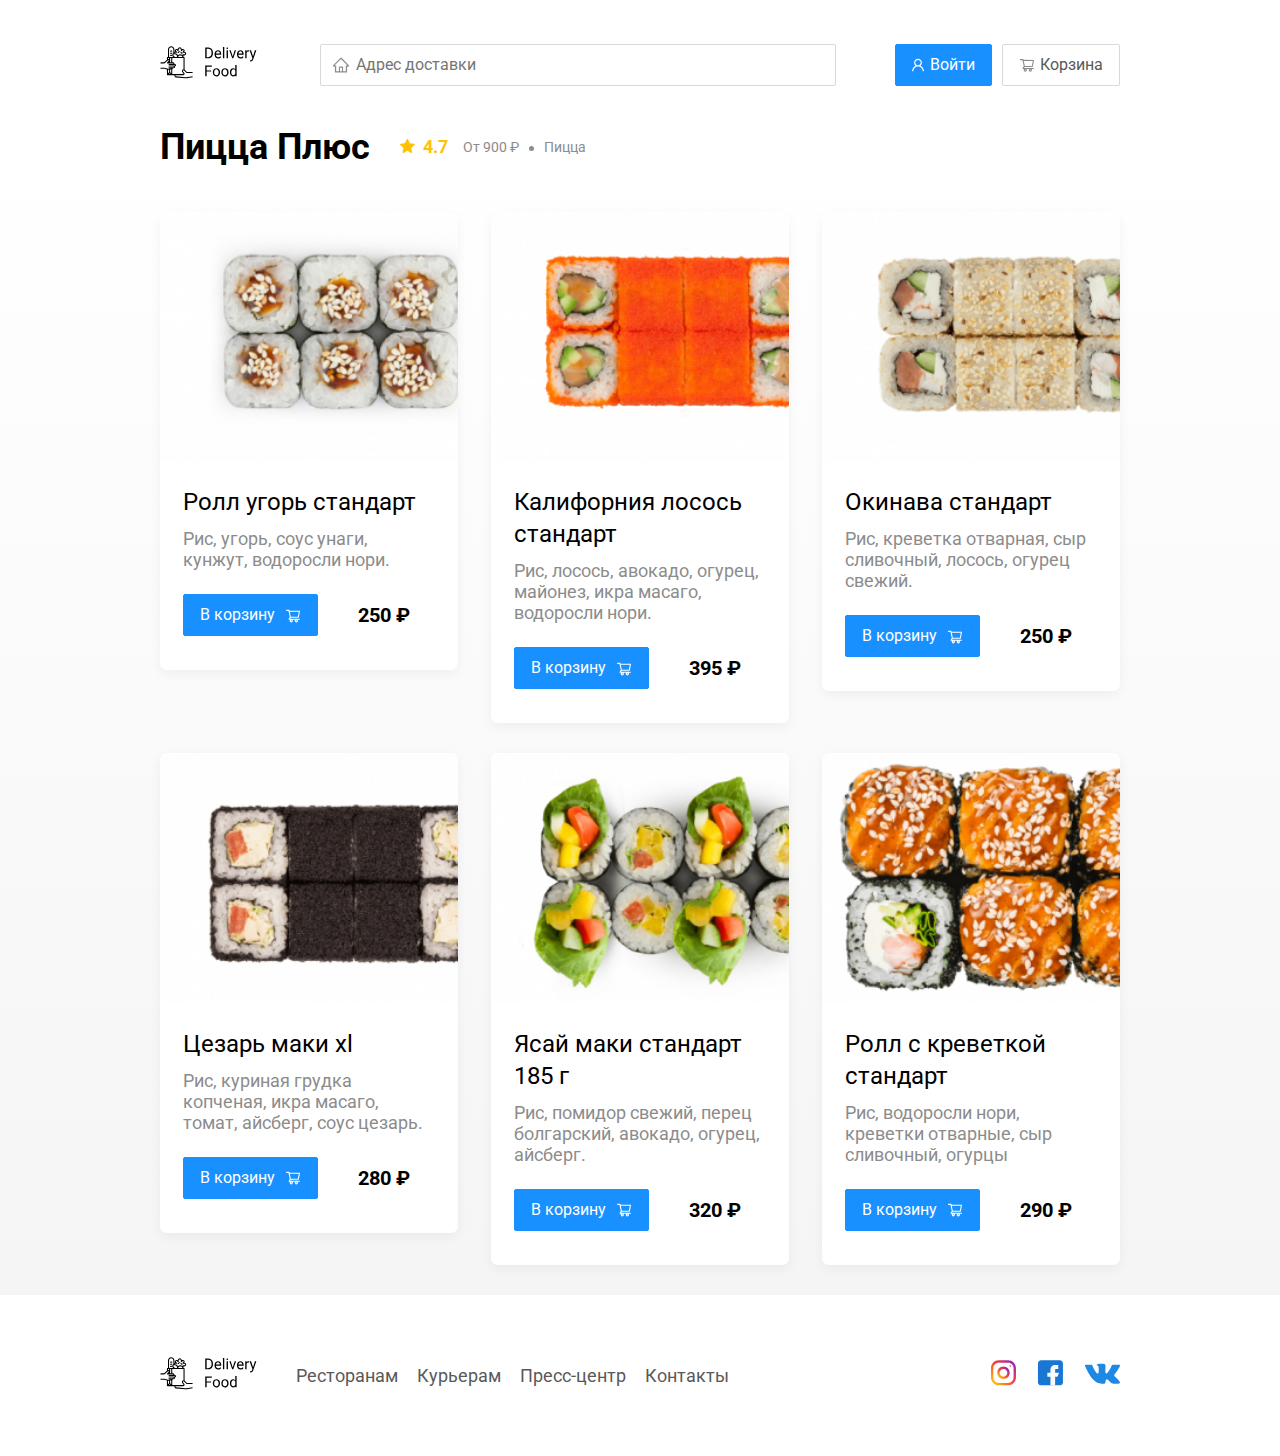
<file: pizzaplus.html>
<!DOCTYPE html>
<html lang="ru">
<head>
	<meta charset="utf-8">
	<meta name="viewport" content="width=device-width, initial-scale=1.0">
	<title>Pizza Plus - Доставка еды на дом</title>
	<link href="https://fonts.googleapis.com/css?family=Roboto:400,700&display=swap&subset=cyrillic" rel="stylesheet">
	<link rel="stylesheet" type="text/css" href="css/normalize.css">
	<link rel="stylesheet" type="text/css" href="css/animate.css">
	<link rel="stylesheet" type="text/css" href="css/style.css">
</head>
<body>
	<div class="container">
		
	<header class="header">
		<a href="index.html"><img src="img/logo.svg" alt="Logo" class="logo"></a>
		<input type="" name="" class="input input-adress" placeholder="Адрес доставки">
		<div class="buttons">
			<button class="button button-primary"><img src="img/user.svg" alt="user" class="button-icon"><span class="button-text">Войти</span></button>
			<button class="button" id="cart-button"><img src="img/shopping-cart.svg" alt="shopping-cart" class="button-icon"><span class="button-text">Корзина</span></button>
		</div>
	</header>
	</div>

	<main class="main">
		<div class="container">
			

	<section class="restaurants">
		<div class="section-heading">
			<h2 class="section-title">Пицца Плюс</h2>
			<div class="card-info">
						<div class="rating"><img src="img/rating.svg" alt="rating" class="rating-stare">4.7</div>
						<div class="price">От 900 ₽</div>
						<div class="category">Пицца</div>
					</div>
		</div>

		<div class="cards">
			
			<div class="card">
				<img src="img/tanyki/tanyki-1.jpg" alt="image-1" class="card-image">
				<div class="card-text">
					<div class="card-heading">
						<h3 class="card-title card-title-reg">Ролл угорь стандарт</h3>
					</div>
					<div class="card-info">
						<div class="ingredients">Рис, угорь, соус унаги, кунжут, водоросли нори.</div>
					</div>
					<div class="card-buttons">
						<button class="button button-primary"><span class="button-card-text">В корзину</span>
						<img src="img/shopping-cart2.svg" alt="shopping-cart" class="button-card-images">
						</button>
						<strong class="card-price-bold">250 ₽</strong> 
					</div>
				</div>
			</div>

			<div class="card">
				<img src="img/tanyki/tanyki-2.jpg" alt="image-1" class="card-image">
				<div class="card-text">
					<div class="card-heading">
						<h3 class="card-title card-title-reg">Калифорния лосось стандарт</h3>
					</div>
					<div class="card-info">
						<div class="ingredients">Рис, лосось, авокадо, огурец, майонез, икра масаго, водоросли нори.</div>
					</div>
					<div class="card-buttons">
						<button class="button button-primary"><span class="button-card-text">В корзину</span>
						<img src="img/shopping-cart2.svg" alt="shopping-cart" class="button-card-images">
						</button>
						<strong class="card-price-bold">395 ₽</strong> 
					</div>
				</div>
			</div>

			<div class="card">
				<img src="img/tanyki/tanyki-3.jpg" alt="image-1" class="card-image">
				<div class="card-text">
					<div class="card-heading">
						<h3 class="card-title card-title-reg">Окинава стандарт</h3>
					</div>
					<div class="card-info">
						<div class="ingredients"> Рис, креветка отварная, сыр сливочный, лосось, огурец свежий.</div>
					</div>
					<div class="card-buttons">
						<button class="button button-primary"><span class="button-card-text">В корзину</span>
						<img src="img/shopping-cart2.svg" alt="shopping-cart" class="button-card-images">
						</button>
						<strong class="card-price-bold">250 ₽</strong> 
					</div>
				</div>
			</div>

			<div class="card">
				<img src="img/tanyki/tanyki-4.jpg" alt="image-1" class="card-image">
				<div class="card-text">
					<div class="card-heading">
						<h3 class="card-title card-title-reg">Цезарь маки хl</h3>
					</div>
					<div class="card-info">
						<div class="ingredients">Рис, куриная грудка копченая, икра масаго, томат, айсберг, соус цезарь.</div>
					</div>
					<div class="card-buttons">
						<button class="button button-primary"><span class="button-card-text">В корзину</span>
						<img src="img/shopping-cart2.svg" alt="shopping-cart" class="button-card-images">
						</button>
						<strong class="card-price-bold">280 ₽</strong> 
					</div>
				</div>
			</div>

			<div class="card">
				<img src="img/tanyki/tanyki-5.jpg" alt="image-1" class="card-image">
				<div class="card-text">
					<div class="card-heading">
						<h3 class="card-title card-title-reg">Ясай маки стандарт 185 г</h3>
					</div>
					<div class="card-info">
						<div class="ingredients">Рис, помидор свежий, перец болгарский, авокадо, огурец, айсберг.</div>
					</div>
					<div class="card-buttons">
						<button class="button button-primary"><span class="button-card-text">В корзину</span>
						<img src="img/shopping-cart2.svg" alt="shopping-cart" class="button-card-images">
						</button>
						<strong class="card-price-bold">320 ₽</strong> 
					</div>
				</div>
			</div>

			<div class="card">
				<img src="img/tanyki/tanyki-6.jpg" alt="image-1" class="card-image">
				<div class="card-text">
					<div class="card-heading">
						<h3 class="card-title card-title-reg">Ролл с креветкой стандарт</h3>
					</div>
					<div class="card-info">
						<div class="ingredients">Рис, водоросли нори, креветки отварные, сыр сливочный, огурцы</div>
					</div>
					<div class="card-buttons">
						<button class="button button-primary"><span class="button-card-text">В корзину</span>
						<img src="img/shopping-cart2.svg" alt="shopping-cart" class="button-card-images">
						</button>
						<strong class="card-price-bold">290 ₽</strong> 
					</div>
				</div>
			</div>

		</div>
		
	</section>
			
		</div>
		
	</main>

	<footer class="footer">
		<div class="container">
			<div class="footer-block">
				<a href="index.html"><img src="img/logo.svg" alt="Logo" class="logo footer-logo"></a>
				<nav class="footer-nav">
					<a href="#" class="footer-link">Ресторанам </a>
					<a href="#" class="footer-link">Курьерам</a>
					<a href="#" class="footer-link">Пресс-центр</a>
					<a href="#" class="footer-link">Контакты</a>
				</nav>
				<div class="social-links">
					<a href="#" class="social-link"><img src="img/instagram.svg" alt="instagram"> </a>
					<a href="#" class="social-link"><img src="img/facebook.svg" alt="facebook"> </a>
					<a href="#" class="social-link"><img src="img/vk.svg" alt="vk"> </a>
				</div>
				
			</div>
			
		</div>
		
	</footer>

	<div class="modal">
		<div class="modal-dialog">
			<div class="modal-header">
				<h3 class="modal-title">Корзина</h3>
				<button class="close">&times;</button>
			</div>

			<div class="modal-body">
				<div class="food-row">
					<span class="food-name">Ролл угорь стандарт</span>
					<strong class="food-price">250 ₽</strong>
					<div class="food-counter">
						<button class="counter-button">-</button>
						<span class="counter">1</span>
						<button class="counter-button">+</button>
					</div>
				</div>

				<div class="food-row">
					<span class="food-name">Ролл угорь стандарт</span>
					<strong class="food-price">250 ₽</strong>
					<div class="food-counter">
						<button class="counter-button">-</button>
						<span class="counter">1</span>
						<button class="counter-button">+</button>
					</div>
				</div>

				<div class="food-row">
					<span class="food-name">Ролл угорь стандарт</span>
					<strong class="food-price">250 ₽</strong>
					<div class="food-counter">
						<button class="counter-button">-</button>
						<span class="counter">1</span>
						<button class="counter-button">+</button>
					</div>
				</div>

				<div class="food-row">
					<span class="food-name">Ролл угорь стандарт</span>
					<strong class="food-price">250 ₽</strong>
					<div class="food-counter">
						<button class="counter-button">-</button>
						<span class="counter">1</span>
						<button class="counter-button">+</button>
					</div>
				</div>

				<div class="food-row">
					<span class="food-name">Ролл угорь стандарт</span>
					<strong class="food-price">250 ₽</strong>
					<div class="food-counter">
						<button class="counter-button">-</button>
						<span class="counter">1</span>
						<button class="counter-button">+</button>
					</div>
				</div>
			</div>

			<div class="modal-footer">
				<span class="pricetag">1250 ₽</span>
				<div class="footer-buttons">
					<button class="button button-primary"> Оформить заказ</button>
					<button class="button"> Отмена</button>
				</div>
			</div>
			
		</div>
		
	</div>

	<script type="text/javascript" src="js/main.js"></script>
</body>
</html>
</file>
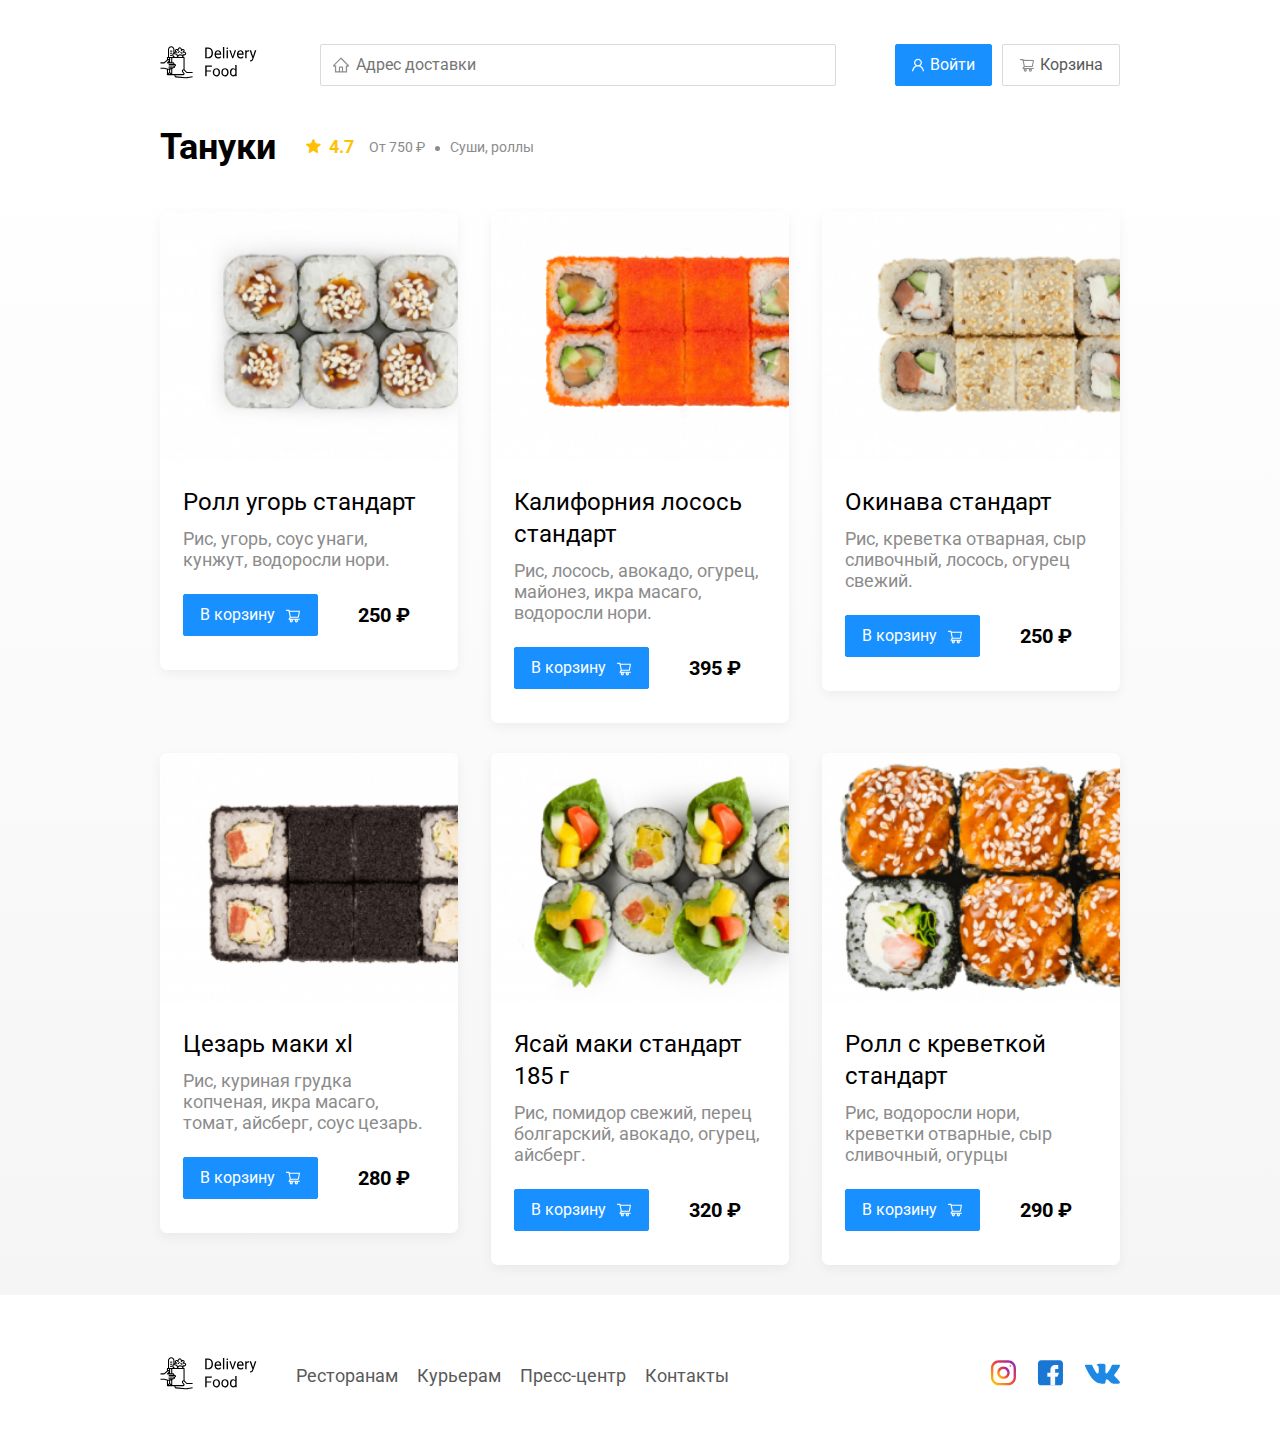
<file: tanyki.html>
<!DOCTYPE html>
<html lang="ru">
<head>
	<meta charset="utf-8">
	<meta name="viewport" content="width=device-width, initial-scale=1.0">
	<title>Тануки</title>
	<link href="https://fonts.googleapis.com/css?family=Roboto:400,700&display=swap&subset=cyrillic" rel="stylesheet">
	<link rel="stylesheet" type="text/css" href="css/normalize.css">
	<link rel="stylesheet" type="text/css" href="css/style.css">
</head>
<body>
	<div class="container">
		
	<header class="header">
		<a href="index.html"><img src="img/logo.svg" alt="Logo" class="logo"></a>
		<input type="" name="" class="input input-adress" placeholder="Адрес доставки">
		<div class="buttons">
			<button class="button button-primary"><img src="img/user.svg" alt="user" class="button-icon"><span class="button-text">Войти</span></button>
			<button class="button" id="cart-button"><img src="img/shopping-cart.svg" alt="shopping-cart" class="button-icon"><span class="button-text">Корзина</span></button>
		</div>
	</header>
	</div>

	<main class="main">
		<div class="container">
			

	<section class="restaurants">
		<div class="section-heading">
			<h2 class="section-title">Тануки</h2>
			<div class="card-info">
						<div class="rating"><img src="img/rating.svg" alt="rating" class="rating-stare">4.7</div>
						<div class="price">От 750 ₽</div>
						<div class="category">Суши, роллы</div>
					</div>
		</div>

		<div class="cards">
			
			<div class="card">
				<img src="img/tanyki/tanyki-1.jpg" alt="image-1" class="card-image">
				<div class="card-text">
					<div class="card-heading">
						<h3 class="card-title card-title-reg">Ролл угорь стандарт</h3>
					</div>
					<div class="card-info">
						<div class="ingredients">Рис, угорь, соус унаги, кунжут, водоросли нори.</div>
					</div>
					<div class="card-buttons">
						<button class="button button-primary"><span class="button-card-text">В корзину</span>
						<img src="img/shopping-cart2.svg" alt="shopping-cart" class="button-card-images">
						</button>
						<strong class="card-price-bold">250 ₽</strong> 
					</div>
				</div>
			</div>

			<div class="card">
				<img src="img/tanyki/tanyki-2.jpg" alt="image-1" class="card-image">
				<div class="card-text">
					<div class="card-heading">
						<h3 class="card-title card-title-reg">Калифорния лосось стандарт</h3>
					</div>
					<div class="card-info">
						<div class="ingredients">Рис, лосось, авокадо, огурец, майонез, икра масаго, водоросли нори.</div>
					</div>
					<div class="card-buttons">
						<button class="button button-primary"><span class="button-card-text">В корзину</span>
						<img src="img/shopping-cart2.svg" alt="shopping-cart" class="button-card-images">
						</button>
						<strong class="card-price-bold">395 ₽</strong> 
					</div>
				</div>
			</div>

			<div class="card">
				<img src="img/tanyki/tanyki-3.jpg" alt="image-1" class="card-image">
				<div class="card-text">
					<div class="card-heading">
						<h3 class="card-title card-title-reg">Окинава стандарт</h3>
					</div>
					<div class="card-info">
						<div class="ingredients"> Рис, креветка отварная, сыр сливочный, лосось, огурец свежий.</div>
					</div>
					<div class="card-buttons">
						<button class="button button-primary"><span class="button-card-text">В корзину</span>
						<img src="img/shopping-cart2.svg" alt="shopping-cart" class="button-card-images">
						</button>
						<strong class="card-price-bold">250 ₽</strong> 
					</div>
				</div>
			</div>

			<div class="card">
				<img src="img/tanyki/tanyki-4.jpg" alt="image-1" class="card-image">
				<div class="card-text">
					<div class="card-heading">
						<h3 class="card-title card-title-reg">Цезарь маки хl</h3>
					</div>
					<div class="card-info">
						<div class="ingredients">Рис, куриная грудка копченая, икра масаго, томат, айсберг, соус цезарь.</div>
					</div>
					<div class="card-buttons">
						<button class="button button-primary"><span class="button-card-text">В корзину</span>
						<img src="img/shopping-cart2.svg" alt="shopping-cart" class="button-card-images">
						</button>
						<strong class="card-price-bold">280 ₽</strong> 
					</div>
				</div>
			</div>

			<div class="card">
				<img src="img/tanyki/tanyki-5.jpg" alt="image-1" class="card-image">
				<div class="card-text">
					<div class="card-heading">
						<h3 class="card-title card-title-reg">Ясай маки стандарт 185 г</h3>
					</div>
					<div class="card-info">
						<div class="ingredients">Рис, помидор свежий, перец болгарский, авокадо, огурец, айсберг.</div>
					</div>
					<div class="card-buttons">
						<button class="button button-primary"><span class="button-card-text">В корзину</span>
						<img src="img/shopping-cart2.svg" alt="shopping-cart" class="button-card-images">
						</button>
						<strong class="card-price-bold">320 ₽</strong> 
					</div>
				</div>
			</div>

			<div class="card">
				<img src="img/tanyki/tanyki-6.jpg" alt="image-1" class="card-image">
				<div class="card-text">
					<div class="card-heading">
						<h3 class="card-title card-title-reg">Ролл с креветкой стандарт</h3>
					</div>
					<div class="card-info">
						<div class="ingredients">Рис, водоросли нори, креветки отварные, сыр сливочный, огурцы</div>
					</div>
					<div class="card-buttons">
						<button class="button button-primary"><span class="button-card-text">В корзину</span>
						<img src="img/shopping-cart2.svg" alt="shopping-cart" class="button-card-images">
						</button>
						<strong class="card-price-bold">290 ₽</strong> 
					</div>
				</div>
			</div>

		</div>
		
	</section>
			
		</div>
		
	</main>

	<footer class="footer">
		<div class="container">
			<div class="footer-block">
				<a href="index.html"><img src="img/logo.svg" alt="Logo" class="logo footer-logo"></a>
				<nav class="footer-nav">
					<a href="#" class="footer-link">Ресторанам </a>
					<a href="#" class="footer-link">Курьерам</a>
					<a href="#" class="footer-link">Пресс-центр</a>
					<a href="#" class="footer-link">Контакты</a>
				</nav>
				<div class="social-links">
					<a href="#" class="social-link"><img src="img/instagram.svg" alt="instagram"> </a>
					<a href="#" class="social-link"><img src="img/facebook.svg" alt="facebook"> </a>
					<a href="#" class="social-link"><img src="img/vk.svg" alt="vk"> </a>
				</div>
				
			</div>
			
		</div>
		
	</footer>

	<div class="modal">
		<div class="modal-dialog">
			<div class="modal-header">
				<h3 class="modal-title">Корзина</h3>
				<button class="close">&times;</button>
			</div>

			<div class="modal-body">
				<div class="food-row">
					<span class="food-name">Ролл угорь стандарт</span>
					<strong class="food-price">250 ₽</strong>
					<div class="food-counter">
						<button class="counter-button">-</button>
						<span class="counter">1</span>
						<button class="counter-button">+</button>
					</div>
				</div>

				<div class="food-row">
					<span class="food-name">Ролл угорь стандарт</span>
					<strong class="food-price">250 ₽</strong>
					<div class="food-counter">
						<button class="counter-button">-</button>
						<span class="counter">1</span>
						<button class="counter-button">+</button>
					</div>
				</div>

				<div class="food-row">
					<span class="food-name">Ролл угорь стандарт</span>
					<strong class="food-price">250 ₽</strong>
					<div class="food-counter">
						<button class="counter-button">-</button>
						<span class="counter">1</span>
						<button class="counter-button">+</button>
					</div>
				</div>

				<div class="food-row">
					<span class="food-name">Ролл угорь стандарт</span>
					<strong class="food-price">250 ₽</strong>
					<div class="food-counter">
						<button class="counter-button">-</button>
						<span class="counter">1</span>
						<button class="counter-button">+</button>
					</div>
				</div>

				<div class="food-row">
					<span class="food-name">Ролл угорь стандарт</span>
					<strong class="food-price">250 ₽</strong>
					<div class="food-counter">
						<button class="counter-button">-</button>
						<span class="counter">1</span>
						<button class="counter-button">+</button>
					</div>
				</div>
			</div>

			<div class="modal-footer">
				<span class="pricetag">1250 ₽</span>
				<div class="footer-buttons">
					<button class="button button-primary"> Оформить заказ</button>
					<button class="button"> Отмена</button>
				</div>
			</div>
			
		</div>
		
	</div>

	<script type="text/javascript" src="js/main.js"></script>

</body>
</html>
</file>
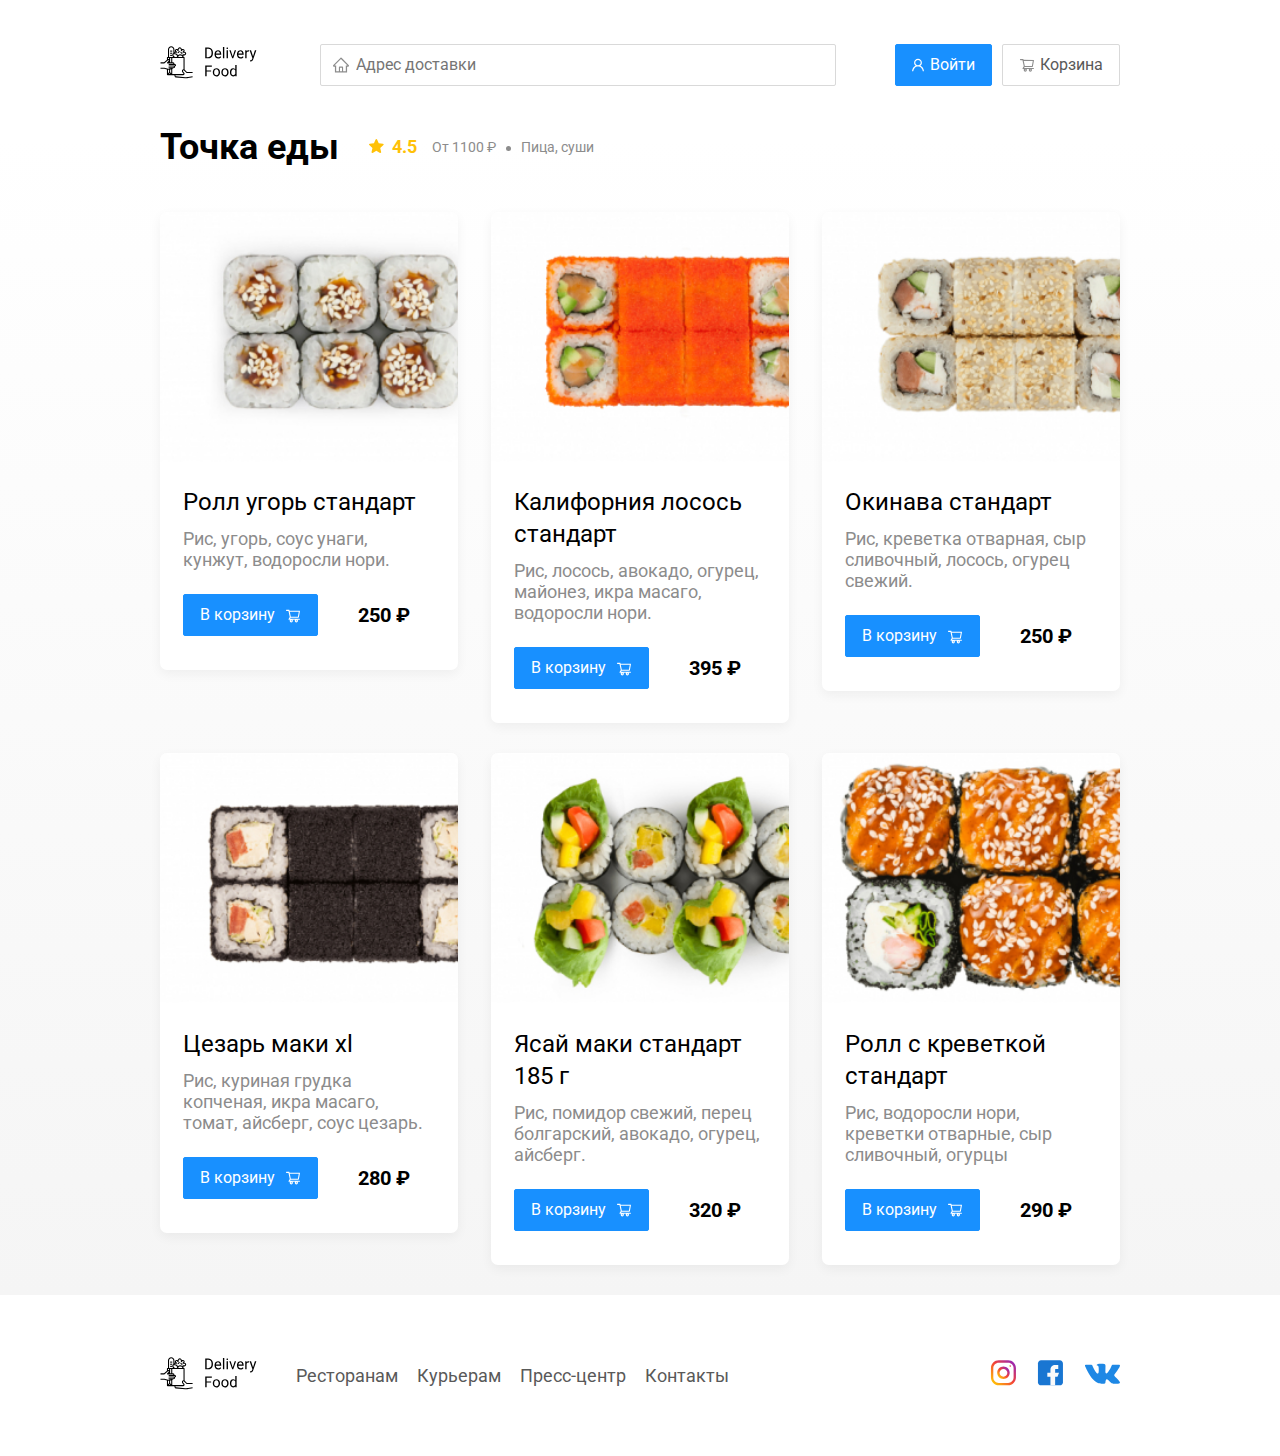
<file: tochkaedy.html>
<!DOCTYPE html>
<html lang="ru">
<head>
	<meta charset="utf-8">
	<meta name="viewport" content="width=device-width, initial-scale=1.0">
	<title>Точка еды - Доставка еды на дом</title>
	<link href="https://fonts.googleapis.com/css?family=Roboto:400,700&display=swap&subset=cyrillic" rel="stylesheet">
	<link rel="stylesheet" type="text/css" href="css/normalize.css">
	<link rel="stylesheet" type="text/css" href="css/style.css">
</head>
<body>
	<div class="container">
		
	<header class="header">
		<a href="index.html"><img src="img/logo.svg" alt="Logo" class="logo"></a>
		<input type="" name="" class="input input-adress" placeholder="Адрес доставки">
		<div class="buttons">
			<button class="button button-primary"><img src="img/user.svg" alt="user" class="button-icon"><span class="button-text">Войти</span></button>
			<button class="button" id="cart-button"><img src="img/shopping-cart.svg" alt="shopping-cart" class="button-icon"><span class="button-text">Корзина</span></button>
		</div>
	</header>
	</div>

	<main class="main">
		<div class="container">
			

	<section class="restaurants">
		<div class="section-heading">
			<h2 class="section-title">Точка еды</h2>
			<div class="card-info">
						<div class="rating"><img src="img/rating.svg" alt="rating" class="rating-stare">4.5</div>
						<div class="price">От 1100 ₽</div>
						<div class="category">Пица, суши</div>
					</div>
		</div>

		<div class="cards">
			
			<div class="card">
				<img src="img/tanyki/tanyki-1.jpg" alt="image-1" class="card-image">
				<div class="card-text">
					<div class="card-heading">
						<h3 class="card-title card-title-reg">Ролл угорь стандарт</h3>
					</div>
					<div class="card-info">
						<div class="ingredients">Рис, угорь, соус унаги, кунжут, водоросли нори.</div>
					</div>
					<div class="card-buttons">
						<button class="button button-primary"><span class="button-card-text">В корзину</span>
						<img src="img/shopping-cart2.svg" alt="shopping-cart" class="button-card-images">
						</button>
						<strong class="card-price-bold">250 ₽</strong> 
					</div>
				</div>
			</div>

			<div class="card">
				<img src="img/tanyki/tanyki-2.jpg" alt="image-1" class="card-image">
				<div class="card-text">
					<div class="card-heading">
						<h3 class="card-title card-title-reg">Калифорния лосось стандарт</h3>
					</div>
					<div class="card-info">
						<div class="ingredients">Рис, лосось, авокадо, огурец, майонез, икра масаго, водоросли нори.</div>
					</div>
					<div class="card-buttons">
						<button class="button button-primary"><span class="button-card-text">В корзину</span>
						<img src="img/shopping-cart2.svg" alt="shopping-cart" class="button-card-images">
						</button>
						<strong class="card-price-bold">395 ₽</strong> 
					</div>
				</div>
			</div>

			<div class="card">
				<img src="img/tanyki/tanyki-3.jpg" alt="image-1" class="card-image">
				<div class="card-text">
					<div class="card-heading">
						<h3 class="card-title card-title-reg">Окинава стандарт</h3>
					</div>
					<div class="card-info">
						<div class="ingredients"> Рис, креветка отварная, сыр сливочный, лосось, огурец свежий.</div>
					</div>
					<div class="card-buttons">
						<button class="button button-primary"><span class="button-card-text">В корзину</span>
						<img src="img/shopping-cart2.svg" alt="shopping-cart" class="button-card-images">
						</button>
						<strong class="card-price-bold">250 ₽</strong> 
					</div>
				</div>
			</div>

			<div class="card">
				<img src="img/tanyki/tanyki-4.jpg" alt="image-1" class="card-image">
				<div class="card-text">
					<div class="card-heading">
						<h3 class="card-title card-title-reg">Цезарь маки хl</h3>
					</div>
					<div class="card-info">
						<div class="ingredients">Рис, куриная грудка копченая, икра масаго, томат, айсберг, соус цезарь.</div>
					</div>
					<div class="card-buttons">
						<button class="button button-primary"><span class="button-card-text">В корзину</span>
						<img src="img/shopping-cart2.svg" alt="shopping-cart" class="button-card-images">
						</button>
						<strong class="card-price-bold">280 ₽</strong> 
					</div>
				</div>
			</div>

			<div class="card">
				<img src="img/tanyki/tanyki-5.jpg" alt="image-1" class="card-image">
				<div class="card-text">
					<div class="card-heading">
						<h3 class="card-title card-title-reg">Ясай маки стандарт 185 г</h3>
					</div>
					<div class="card-info">
						<div class="ingredients">Рис, помидор свежий, перец болгарский, авокадо, огурец, айсберг.</div>
					</div>
					<div class="card-buttons">
						<button class="button button-primary"><span class="button-card-text">В корзину</span>
						<img src="img/shopping-cart2.svg" alt="shopping-cart" class="button-card-images">
						</button>
						<strong class="card-price-bold">320 ₽</strong> 
					</div>
				</div>
			</div>

			<div class="card">
				<img src="img/tanyki/tanyki-6.jpg" alt="image-1" class="card-image">
				<div class="card-text">
					<div class="card-heading">
						<h3 class="card-title card-title-reg">Ролл с креветкой стандарт</h3>
					</div>
					<div class="card-info">
						<div class="ingredients">Рис, водоросли нори, креветки отварные, сыр сливочный, огурцы</div>
					</div>
					<div class="card-buttons">
						<button class="button button-primary"><span class="button-card-text">В корзину</span>
						<img src="img/shopping-cart2.svg" alt="shopping-cart" class="button-card-images">
						</button>
						<strong class="card-price-bold">290 ₽</strong> 
					</div>
				</div>
			</div>

		</div>
		
	</section>
			
		</div>
		
	</main>

	<footer class="footer">
		<div class="container">
			<div class="footer-block">
				<a href="index.html"><img src="img/logo.svg" alt="Logo" class="logo footer-logo"></a>
				<nav class="footer-nav">
					<a href="#" class="footer-link">Ресторанам </a>
					<a href="#" class="footer-link">Курьерам</a>
					<a href="#" class="footer-link">Пресс-центр</a>
					<a href="#" class="footer-link">Контакты</a>
				</nav>
				<div class="social-links">
					<a href="#" class="social-link"><img src="img/instagram.svg" alt="instagram"> </a>
					<a href="#" class="social-link"><img src="img/facebook.svg" alt="facebook"> </a>
					<a href="#" class="social-link"><img src="img/vk.svg" alt="vk"> </a>
				</div>
				
			</div>
			
		</div>
		
	</footer>

	<div class="modal">
		<div class="modal-dialog">
			<div class="modal-header">
				<h3 class="modal-title">Корзина</h3>
				<button class="close">&times;</button>
			</div>

			<div class="modal-body">
				<div class="food-row">
					<span class="food-name">Ролл угорь стандарт</span>
					<strong class="food-price">250 ₽</strong>
					<div class="food-counter">
						<button class="counter-button">-</button>
						<span class="counter">1</span>
						<button class="counter-button">+</button>
					</div>
				</div>

				<div class="food-row">
					<span class="food-name">Ролл угорь стандарт</span>
					<strong class="food-price">250 ₽</strong>
					<div class="food-counter">
						<button class="counter-button">-</button>
						<span class="counter">1</span>
						<button class="counter-button">+</button>
					</div>
				</div>

				<div class="food-row">
					<span class="food-name">Ролл угорь стандарт</span>
					<strong class="food-price">250 ₽</strong>
					<div class="food-counter">
						<button class="counter-button">-</button>
						<span class="counter">1</span>
						<button class="counter-button">+</button>
					</div>
				</div>

				<div class="food-row">
					<span class="food-name">Ролл угорь стандарт</span>
					<strong class="food-price">250 ₽</strong>
					<div class="food-counter">
						<button class="counter-button">-</button>
						<span class="counter">1</span>
						<button class="counter-button">+</button>
					</div>
				</div>

				<div class="food-row">
					<span class="food-name">Ролл угорь стандарт</span>
					<strong class="food-price">250 ₽</strong>
					<div class="food-counter">
						<button class="counter-button">-</button>
						<span class="counter">1</span>
						<button class="counter-button">+</button>
					</div>
				</div>
			</div>

			<div class="modal-footer">
				<span class="pricetag">1250 ₽</span>
				<div class="footer-buttons">
					<button class="button button-primary"> Оформить заказ</button>
					<button class="button"> Отмена</button>
				</div>
			</div>
			
		</div>
		
	</div>

	<script type="text/javascript" src="js/main.js"></script>

</body>
</html>
</file>
<file: css/style.css>
* {
	box-sizing: border-box;
}

body {
	font-family: 'Roboto', sans-serif;
	padding-top: 44px;
}

.container {
	max-width: 1200px;
	margin: auto;
}

.header {
	display: flex;
	align-items: center;
	justify-content: space-between;
	margin-bottom: 40px;
}

.input {
	background: #FFFFFF;
	border: 1px solid #D9D9D9;
	border-radius: 2px;
	font-size: 16px;
	line-height: 24px;
	padding: 8px;
	padding-left: 35px;
	background-repeat: no-repeat;
	background-position: left 11px center;
}

.input-adress {
	flex: 0.8;
	background-image: url(../img/home.svg);
}

.input-search {
	width: 306px;
	background-image: url(../img/search.svg);
	margin-left: auto;
}

.buttons {
	display: flex;
	align-items: center;
}

.button {
	display: flex;
	align-items: center;
	padding: 8px 16px;
	background: #FFFFFF;
	border: 1px solid #D9D9D9;
	box-sizing: border-box;
	box-shadow: 0px 0px 2px rgba(0, 0, 0, 0.0015);
	border-radius: 2px;
	color: #595959;
	font-size: 16px;
	line-height: 24px;
}

.button-primary {
	background: #1890FF;
	border: 1px solid #1890FF;
	color: #FFFFFF;
	margin-right: 10px;
}

.button-icon {
	margin-right: 6px;
	vertical-align: middle;
}

.button-text {
	vertical-align: middle;
}

.button-card-text {
	margin-right: 10px;
}

.main {
	background: linear-gradient(180deg, rgba(245, 245, 245, 0) 1.04%, #F5F5F5 100%);
}

.promo {
	box-shadow: 0px 7px 12px rgba(158, 158, 163, 0.1);
	background: #FFF1B8 url(../img/promo-image.png) no-repeat top -107px right -92px / 590px;
	padding: 68px 70px;
	margin-bottom: 56px;
}

.promo-title {
	font-weight: bold;
	font-size: 39px;
	line-height: 46px;
}

.promo-text {
	max-width: 540px;
	font-size: 24px;
	line-height: 28px;
}

.section-heading {
	display: flex;
	align-items: center;
	margin-bottom: 44px;
}

.section-title {
	margin: 0;
	font-weight: bold;
	font-size: 36px;
	line-height: 42px;
	margin-right: 30px;
}

.cards {
	display: flex;
	flex-wrap: wrap;
	align-items: flex-start;
	justify-content: space-between;
}

.card {
	background: #FFFFFF;
	box-shadow: 0px 4px 12px rgba(0, 0, 0, 0.05);
	border-radius: 7px;
	overflow: hidden;
	margin-bottom: 30px;
	flex-basis: 31%;
	text-decoration: none;
	color: #000;
}

.card:visited {
	color: #393939;
}

.card-image {
	width: 384px;
	height: 250px;
	object-fit: cover;
}

.card-text {
	padding-top: 20px;
	padding-bottom: 34px;
	padding-left: 23px;
	padding-right: 23px;
}

.card-heading {
	display: flex;
	align-items: center;
	justify-content: space-between;
}

.card-title {
	margin: 0;
	font-style: normal;
	font-weight: bold;
	font-size: 24px;
	line-height: 32px;
}

.card-title-reg {
	font-weight: normal;
	margin-bottom: 10px;
}

.card-tag {
	font-style: normal;
	font-weight: normal;
	font-size: 12px;
	line-height: 20px;
	color: #FFFFFF;
	background: #262626;
	border-radius: 2px;
	padding: 1px 8px;
}

.card-info {
	display: flex;
	align-items: center;
	flex-wrap: wrap;

}

.card-buttons {
	display: flex;
	align-items: center;
	margin-top: 24px;

}

.card-price-bold {
	font-style: normal;
	font-weight: bold;
	font-size: 20px;
	line-height: 32px;
	margin-left: 30px;
}

.rating {
	margin-right: 26px;
	color: #FFC107;
	font-style: normal;
	font-weight: bold;
	font-size: 18px;
	line-height: 32px;
}

.rating-stare {
	padding-right: 7.5px;
}

.price, .category {
	color: #8C8C8C;
	font-style: normal;
	font-weight: normal;
	font-size: 18px;
	line-height: 32px;
} 

.price {
	margin-right: 10px;
}

.category {
	text-overflow: ellipsis;
	overflow: hidden;
	white-space: nowrap;
	max-width: 150px;
}

.ingredients {
	color: #8C8C8C;
	font-style: normal;
	font-weight: normal;
	font-size: 18px;
	line-height: 21px;
}

.price:after {
	content: "";
	width: 5px;
	height: 5px;
	background-color: #8C8C8C;
	display: inline-block;
	border-radius: 50%;
	vertical-align: middle;
	margin-left: 10px;
}

.footer {
	padding: 60px 0;
}

.footer-block {
	display: flex;
	align-items: center;
	justify-content: space-between;
}

.footer-nav {
	margin-right: auto;
	margin-left: 35px;
}

.footer-link {
	display: inline-block;
	color: #595959;
	text-decoration: none;
	font-style: normal;
	font-weight: normal;
	font-size: 18px;
	line-height: 21px;
}

.footer-link:not(:last-child) {
	margin-right: 15px;
}

.social-links {
	display: flex;
	align-items: center;
}

.social-link:not(:last-child) {
	margin-right: 21px;
}

.modal {
	display: none;
	position: fixed;
	left: 0;
	top: 0;
	width: 100%;
	height: 100%;
	background-color: rgba(0, 0, 0, 0.4);
	display: none;
}

.is-open {
	display: flex;
}

.modal-dialog {
	margin: auto;
	max-width: 780px;
	width: 95%;
	background: #FFFFFF;
	border-radius: 5px;
	padding: 40px 45px;
}

.modal-header {
	display: flex;
	align-items: center;
	justify-content: space-between;
	margin-bottom: 45px;
}

.modal-title {
	margin: 0;
	font-style: normal;
	font-weight: bold;
	font-size: 36px;
	line-height: 42px;
}

.close {
	font-size: 36px;
	border: none;
	background-color: transparent;
}

.modal-body {
	margin-bottom: 52px;
}

.food-row {
	display: flex;
	align-items: flex-start;
	justify-content: space-between;
	padding-bottom: 8px;
	border-bottom: 1px solid #d9d9d9;
	margin-bottom: 15px;
}

.food-name {
	font-style: normal;
	font-weight: normal;
	font-size: 18px;
	line-height: 32px;
}

.food-price {
	margin-left: auto;
	margin-right: 47px;
	font-style: normal;
	font-weight: bold;
	font-size: 20px;
	line-height: 32px;
}

.food-counter {
	display: flex;
	align-items: center;
}

.counter-button {
	display: flex;
	align-items: center;
	justify-content: center;
	width: 39px;
	height: 32px;
	background: #FFFFFF;
	border: 1px solid #40A9FF;
	box-sizing: border-box;
	border-radius: 2px;
	font-weight: normal;
	font-size: 14px;
	line-height: 22px;
	color: #40A9FF;
}

.counter {
	font-size: 16px;
	line-height: 24px;
	margin-right: 10px;
	margin-left: 10px;
}

.modal-footer {
	display: flex;
	align-items: center;
	justify-content: space-between;
}

.footer-buttons {
	display: flex;
	align-items: center;
}

.pricetag {
	background: #262626;
	border-radius: 5px;
	color: #fff;
	padding: 15px 20px;
	font-size: 20px;
	line-height: 23px;
}

@media (max-width: 1366px) {
	.container {
		max-width: 960px;
	}

	.promo {
		background-position: top -49px right -110px;
		background-size: 480px;
	}

	.rating {
		margin-right: 15px;
	}

	.category, .price {
		font-size: 14px;
	}

}

@media (max-width: 992px) {
	.container {
		max-width: 750px;
	}

	.promo {
		padding: 50px;
		background-position: top -20px right -160px ;
		background-size: 380px;
	}

	.promo-text {
		font-size: 18px;
		max-width: 400px;
	}

	.card {
		flex-basis: 49%;
	}

	.footer-link {
		font-size: 16px;
	}

}

@media (max-width: 768px) {
	.container {
		max-width: 560px;
	}

	.card-info {
		flex-wrap: wrap;
	}

	.card .rating {
		flex-basis: 100%;
	}

	.card-title {
		font-size: 18px;
	}

	.promo {
		background-position: top -10px right -160px ;
		background-size: 300px;
	}

	.promo-title {
		font-size: 24px;
		line-height: 1.4;
	}

	.promo-text {
		margin-top: 0;
	}

}

@media (max-width: 578px) {
	.container {
		width: 90%;
	}

	.header {
		flex-wrap: wrap;

	}

	.input-adress {
		margin-top: 15px;
		flex: 1;
		order: 5;
	}

	.promo {
		background-image: none;
	}

	.promo-title {
		margin-bottom: 10px;
	}

	.section-title {
		font-size: 20px;
	}

	.card {
		flex-basis: 100%;
	}

	.card-image {
		width: 100%;
	}

	.footer {
		padding: 30px;
	}

	.footer-block {
		align-items: flex-start;
	}

	.footer-nav {
		order: 0;
	}

	.footer-logo {
		order: 1;
	}
	.social-links {
		order: 2;
	}

}

@media (max-width: 480px) {
	.promo {
		padding: 20px;
	}

	.button-text {
		display: none;
	}

	.button-icon {
		margin: 0;
	}

	.button {
		min-height: 40px;
	}

	.section-heading {
		flex-wrap: wrap;
	}

	.footer-block {
		flex-wrap: wrap;
		flex-direction: column;
		align-items: center;
	}

	.footr-logo {
		order: 0;
		margin-bottom: 20px;
	}

	.footer-nav {
		margin-bottom: 20px;
		text-align: center;
	}

	.footer-link:not(:last-child) {
		margin-right: 0;
	}
}
</file>
